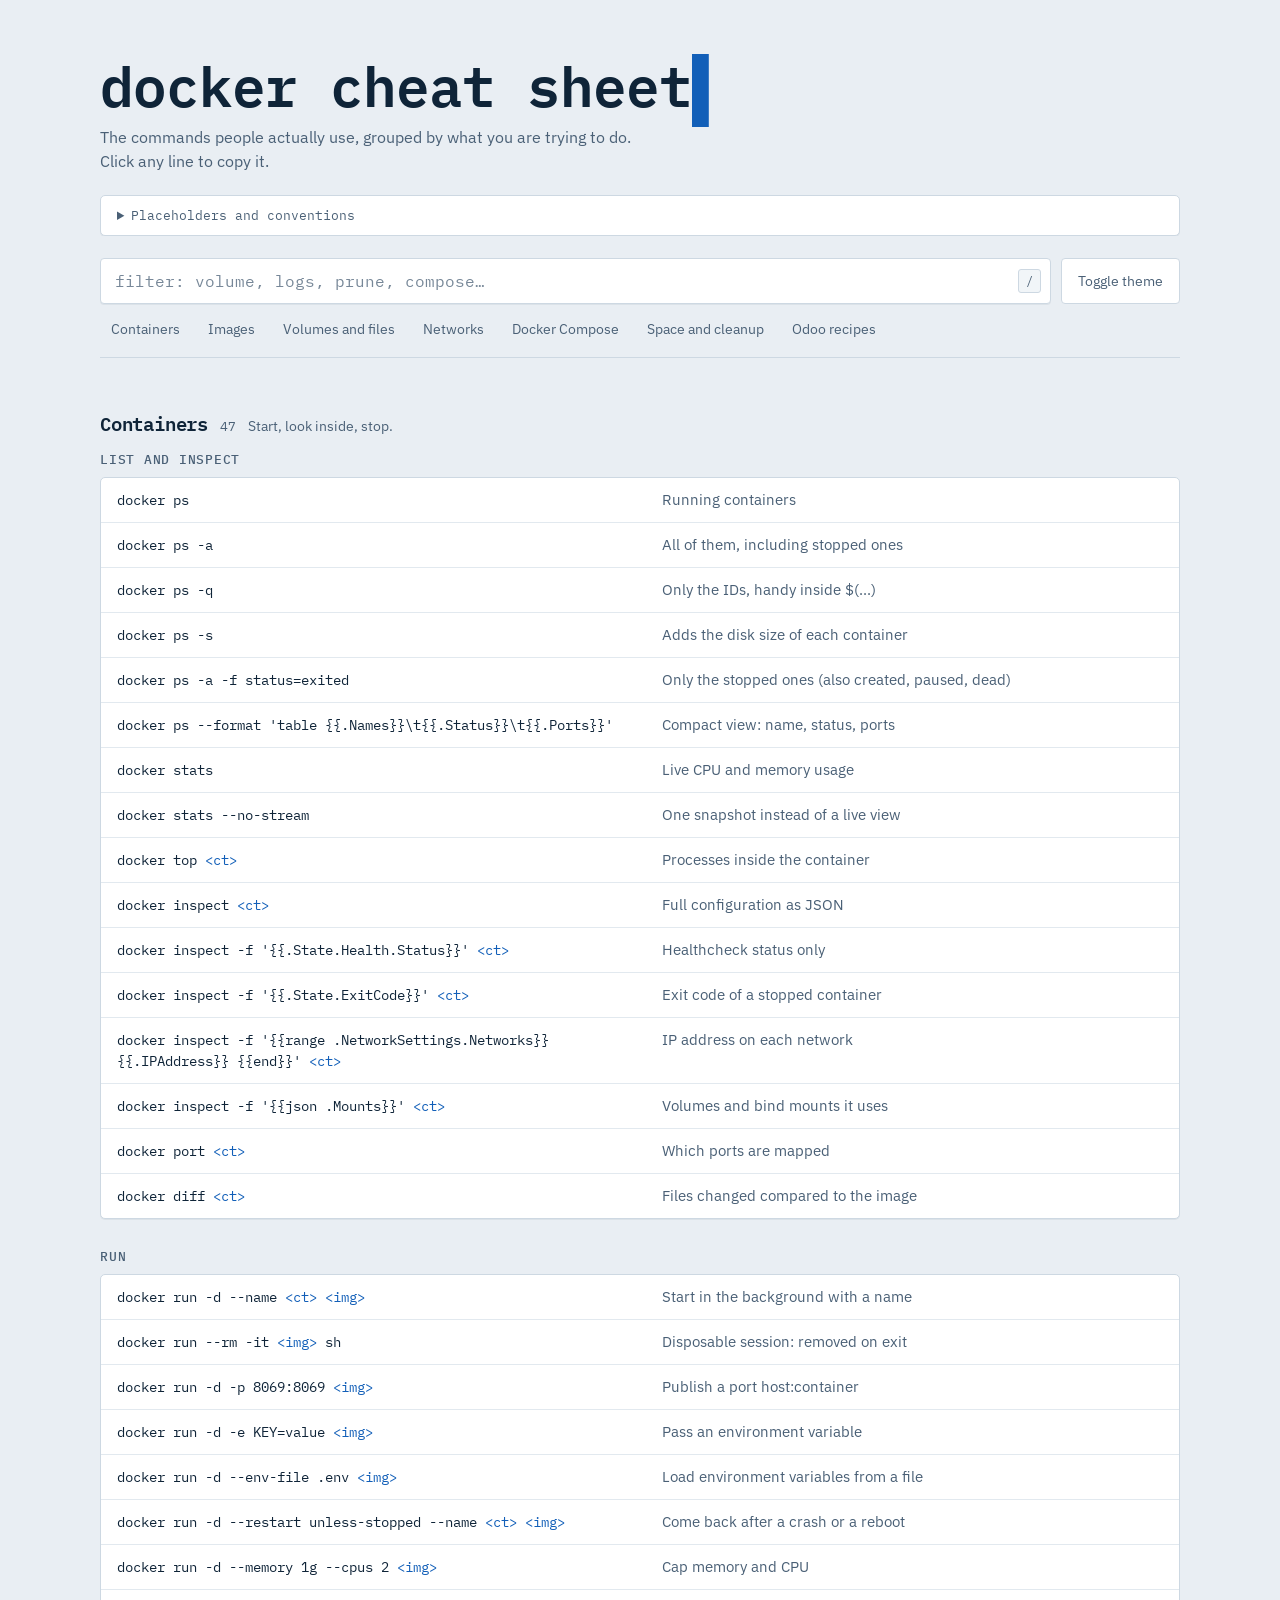
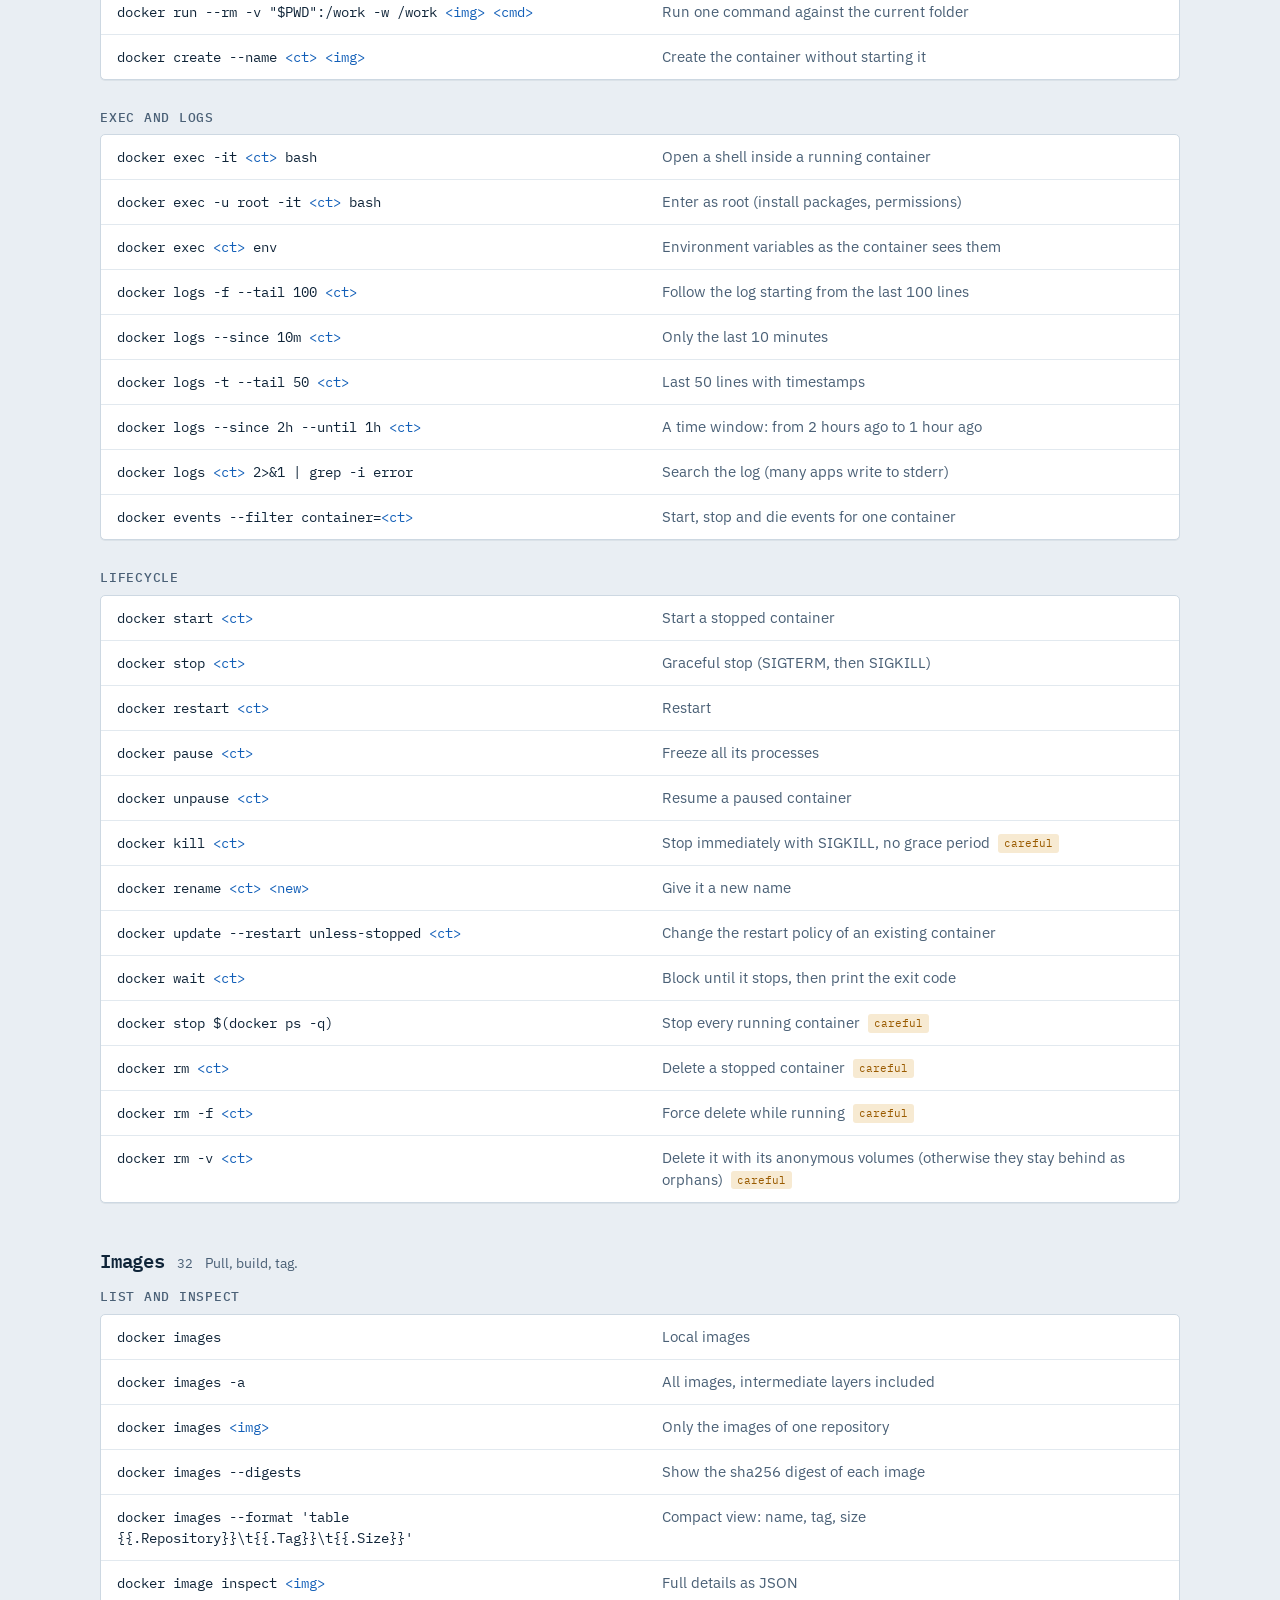
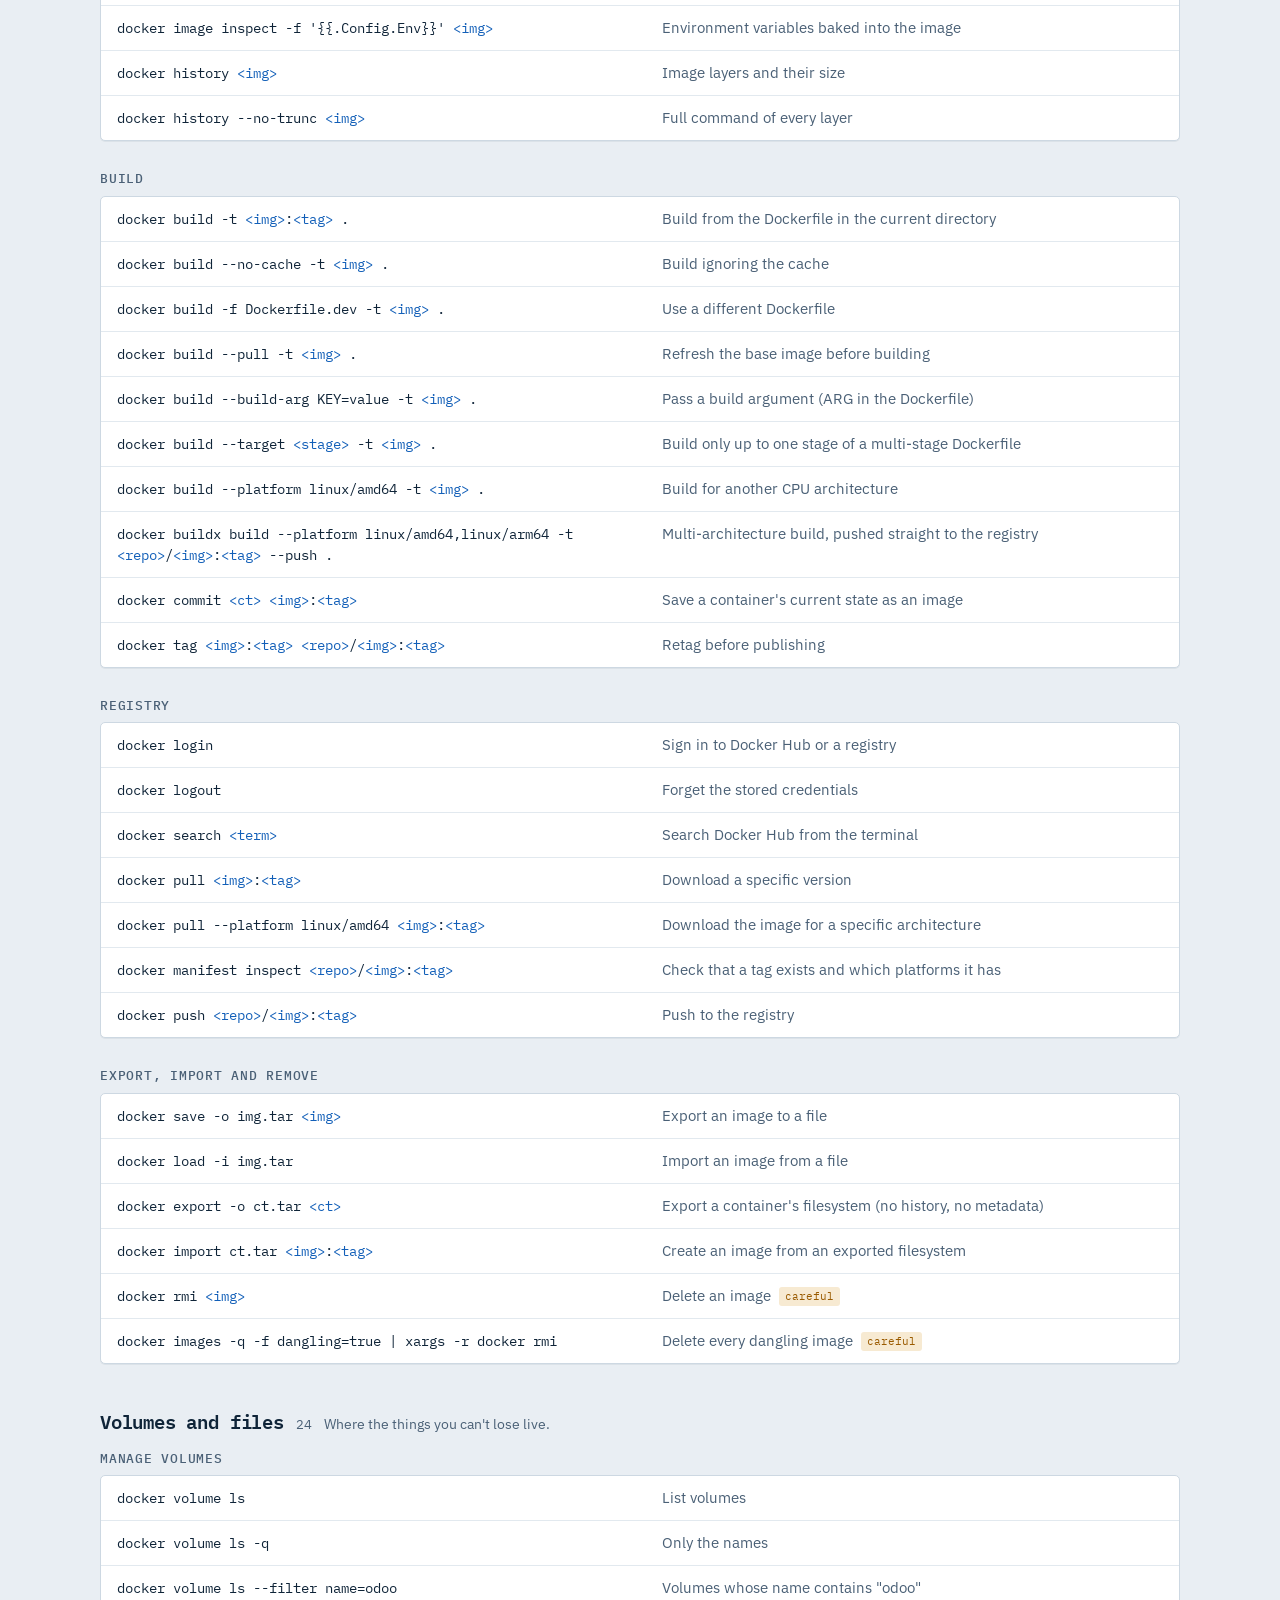
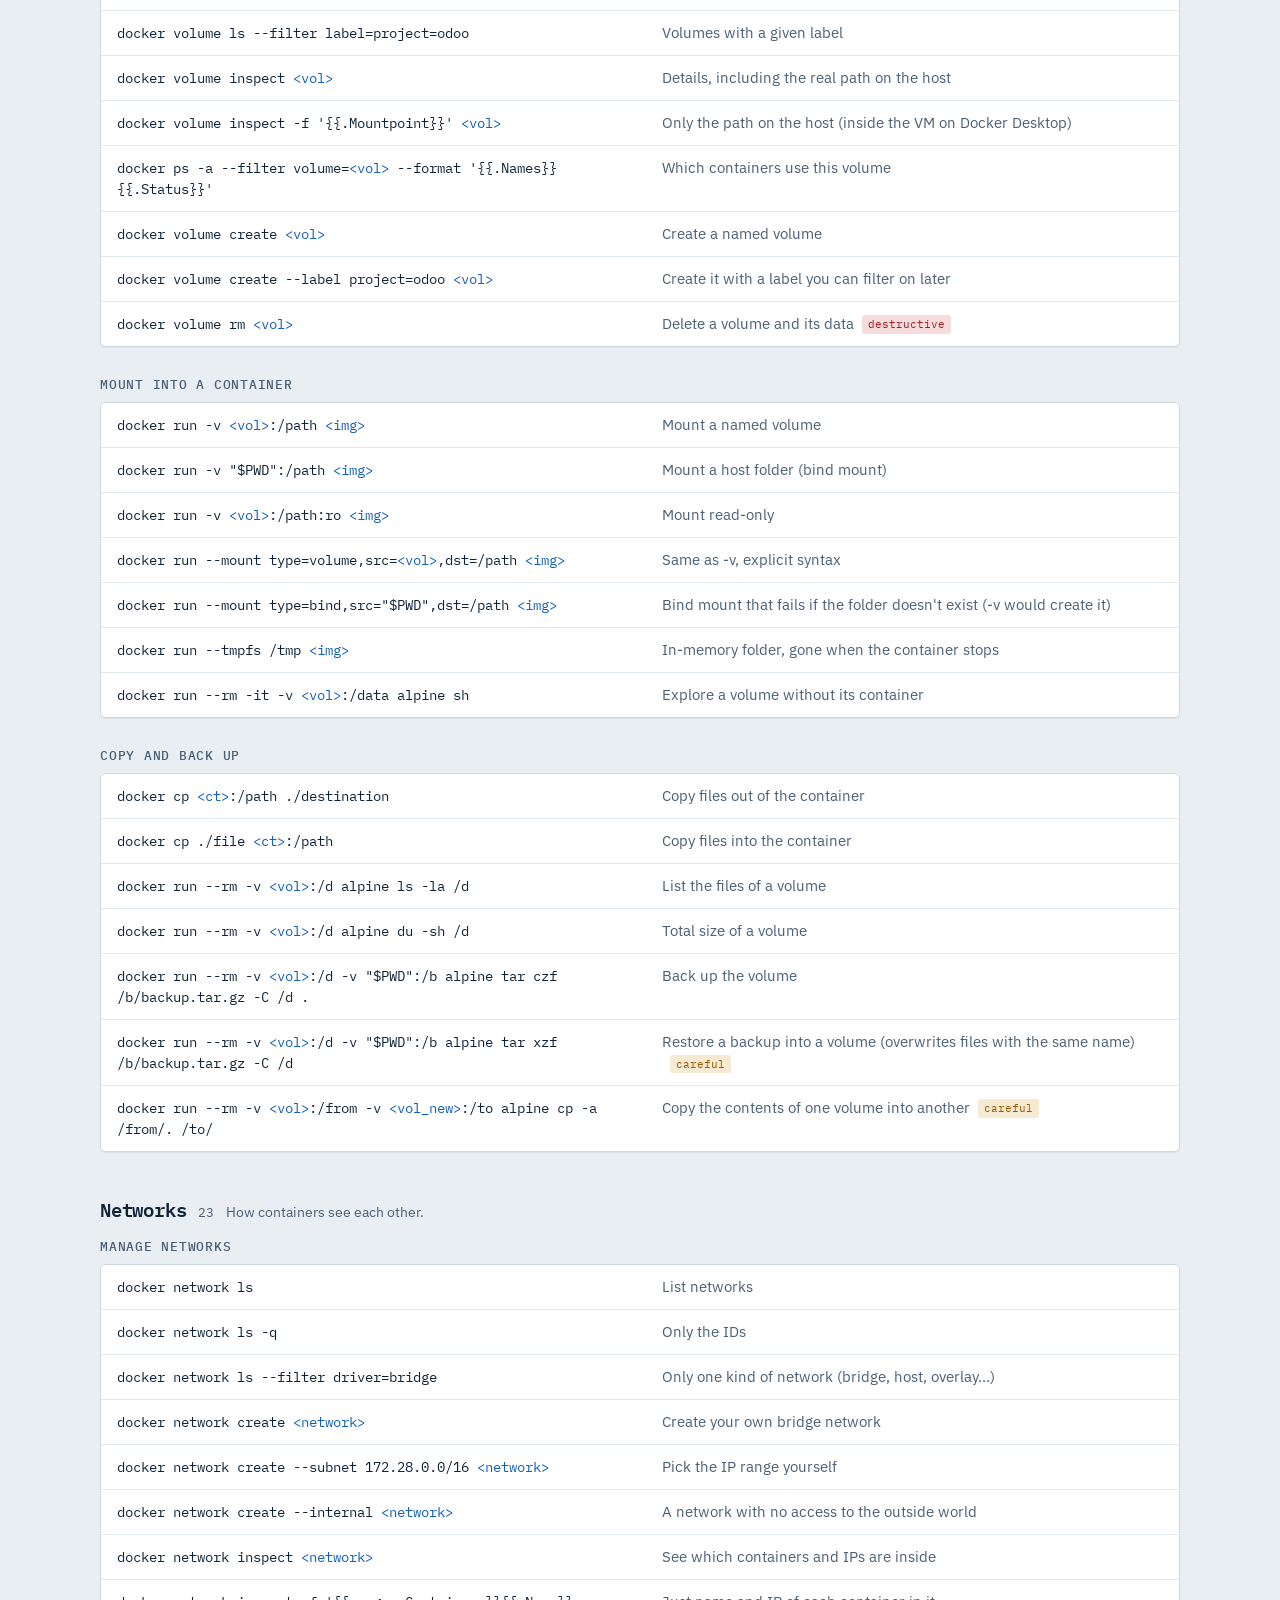
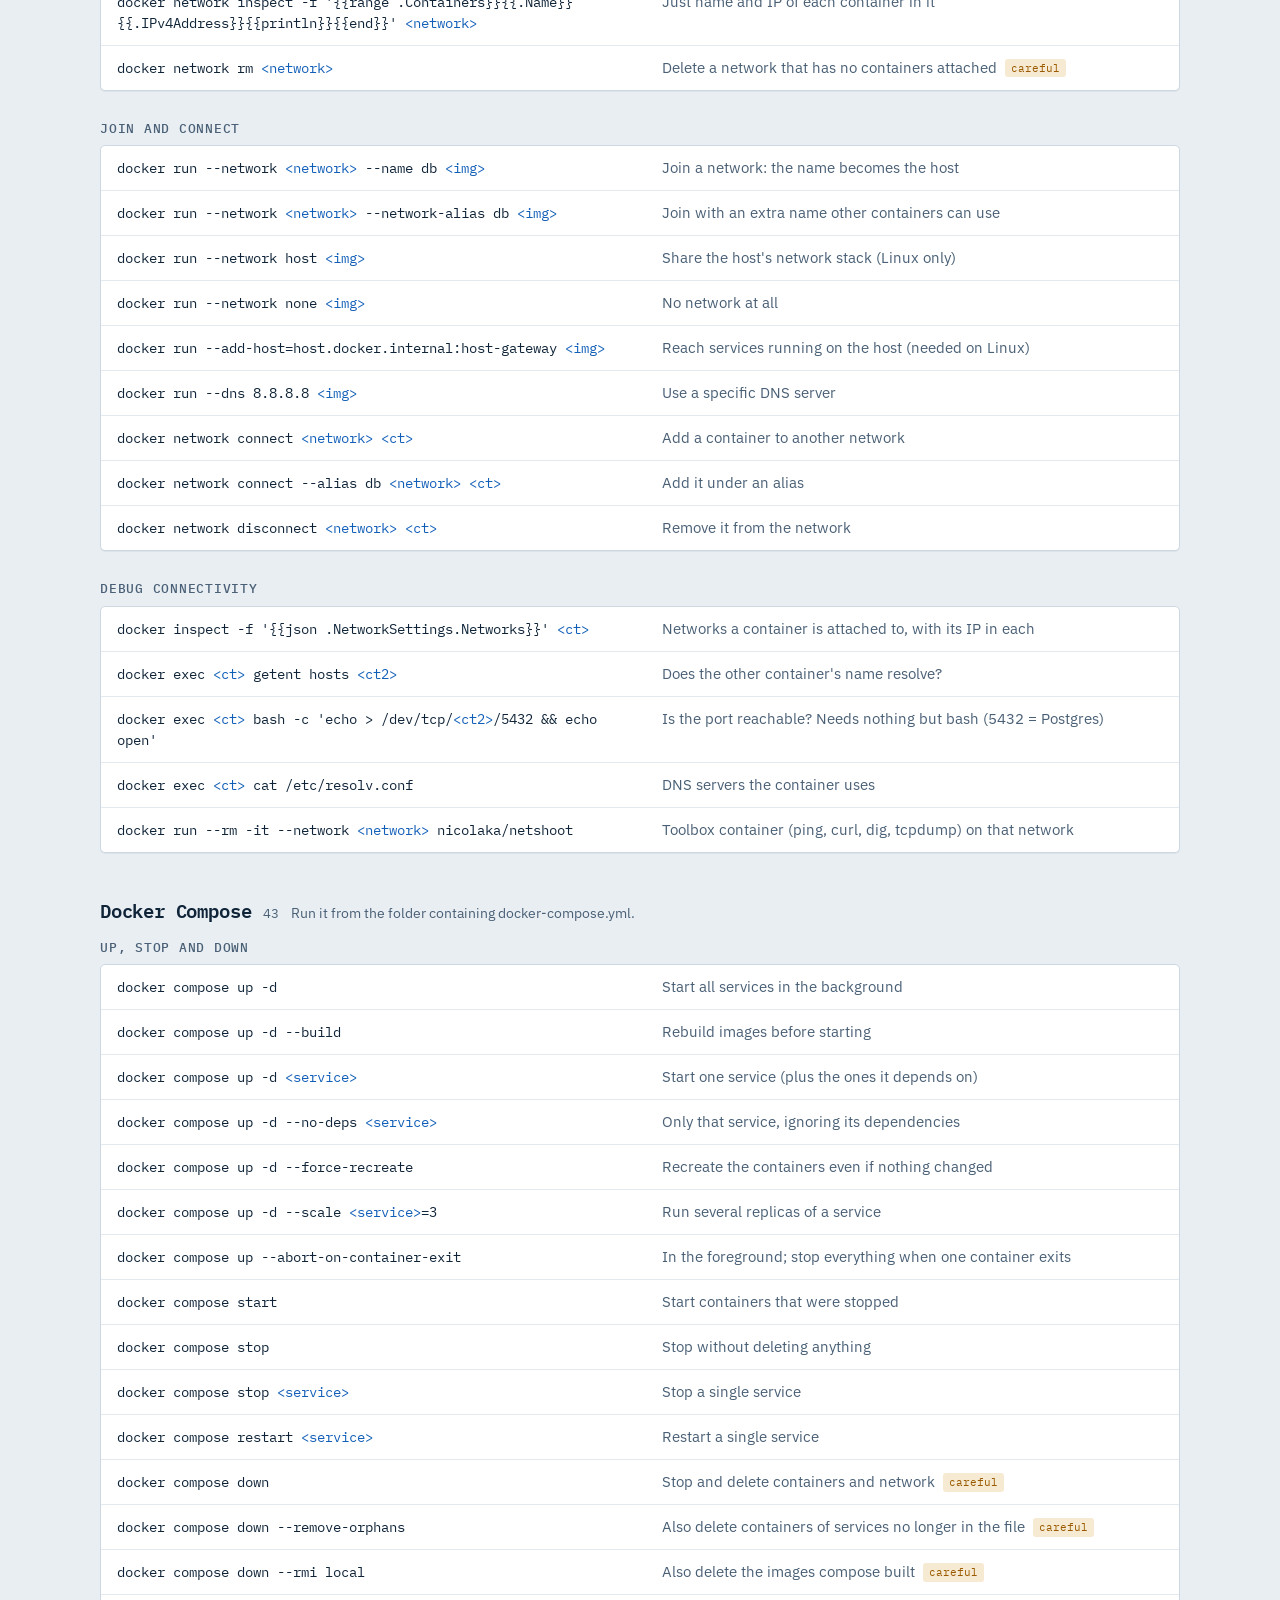
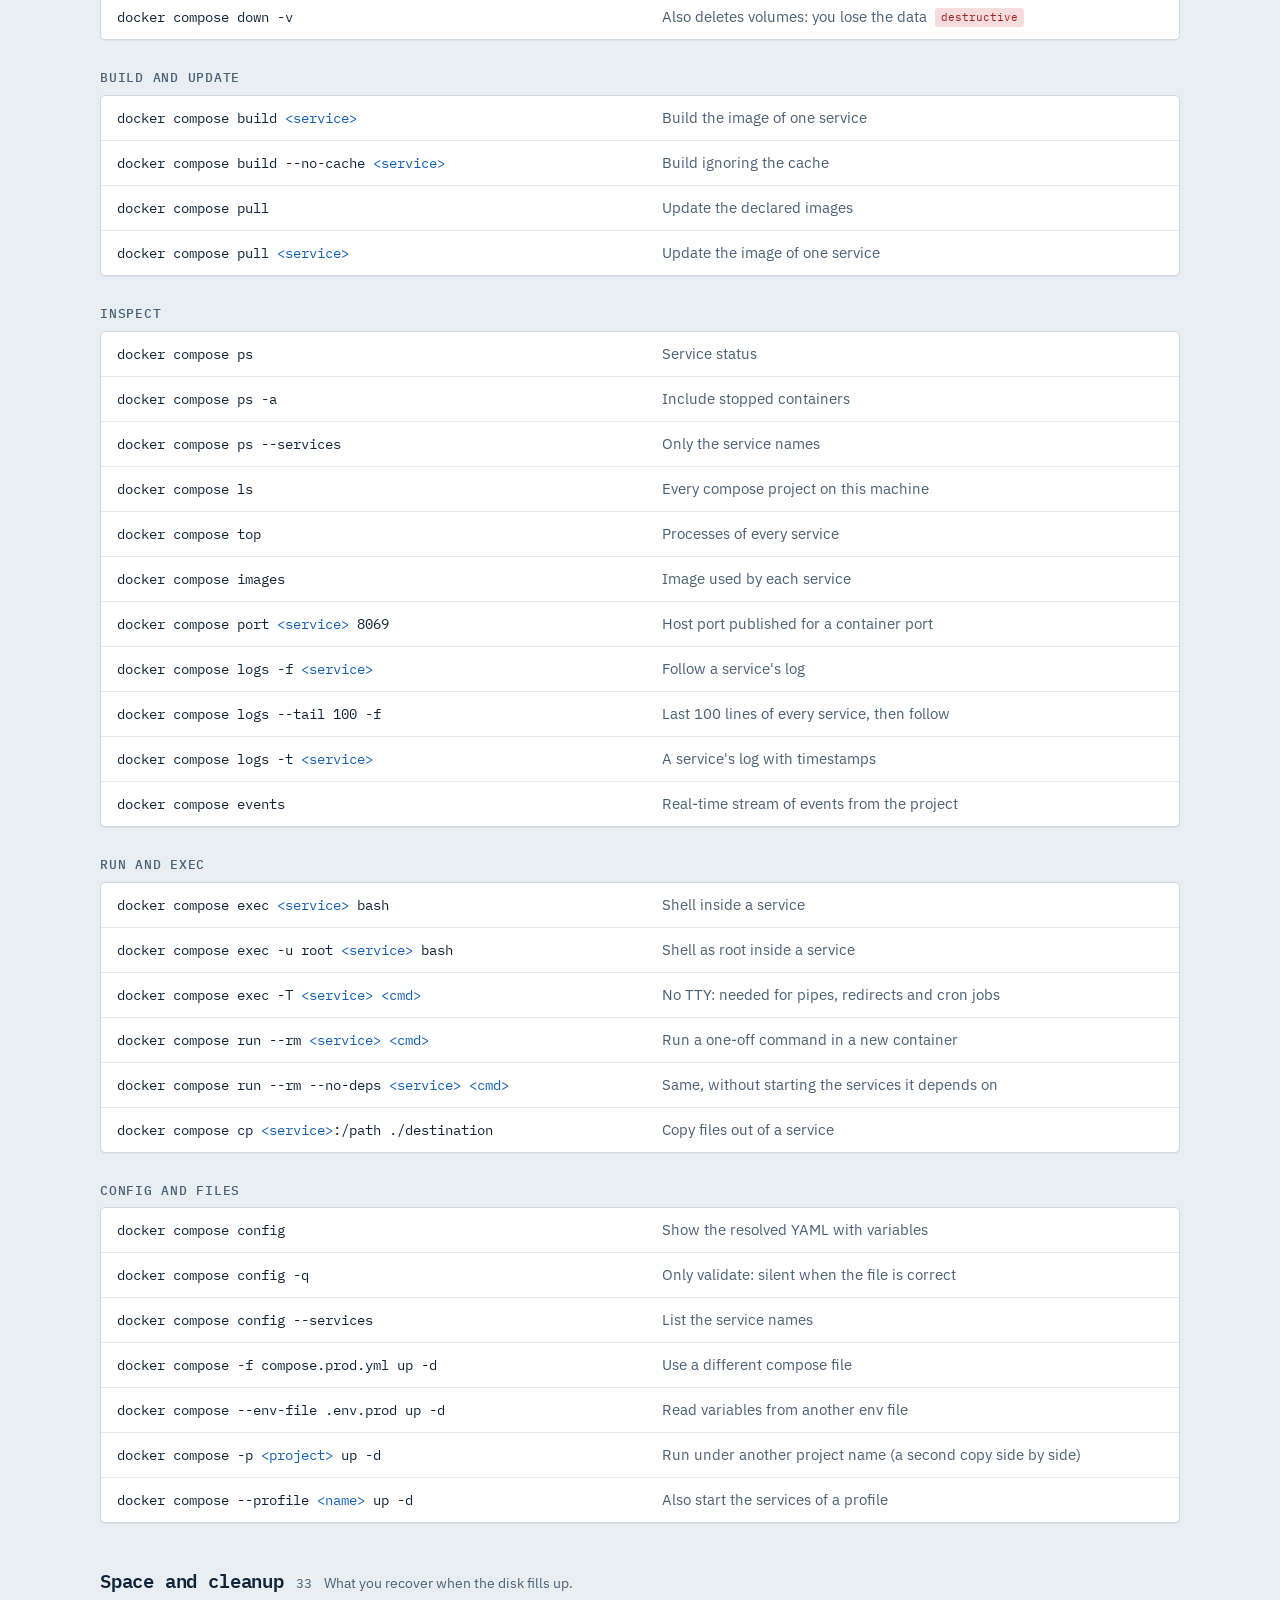
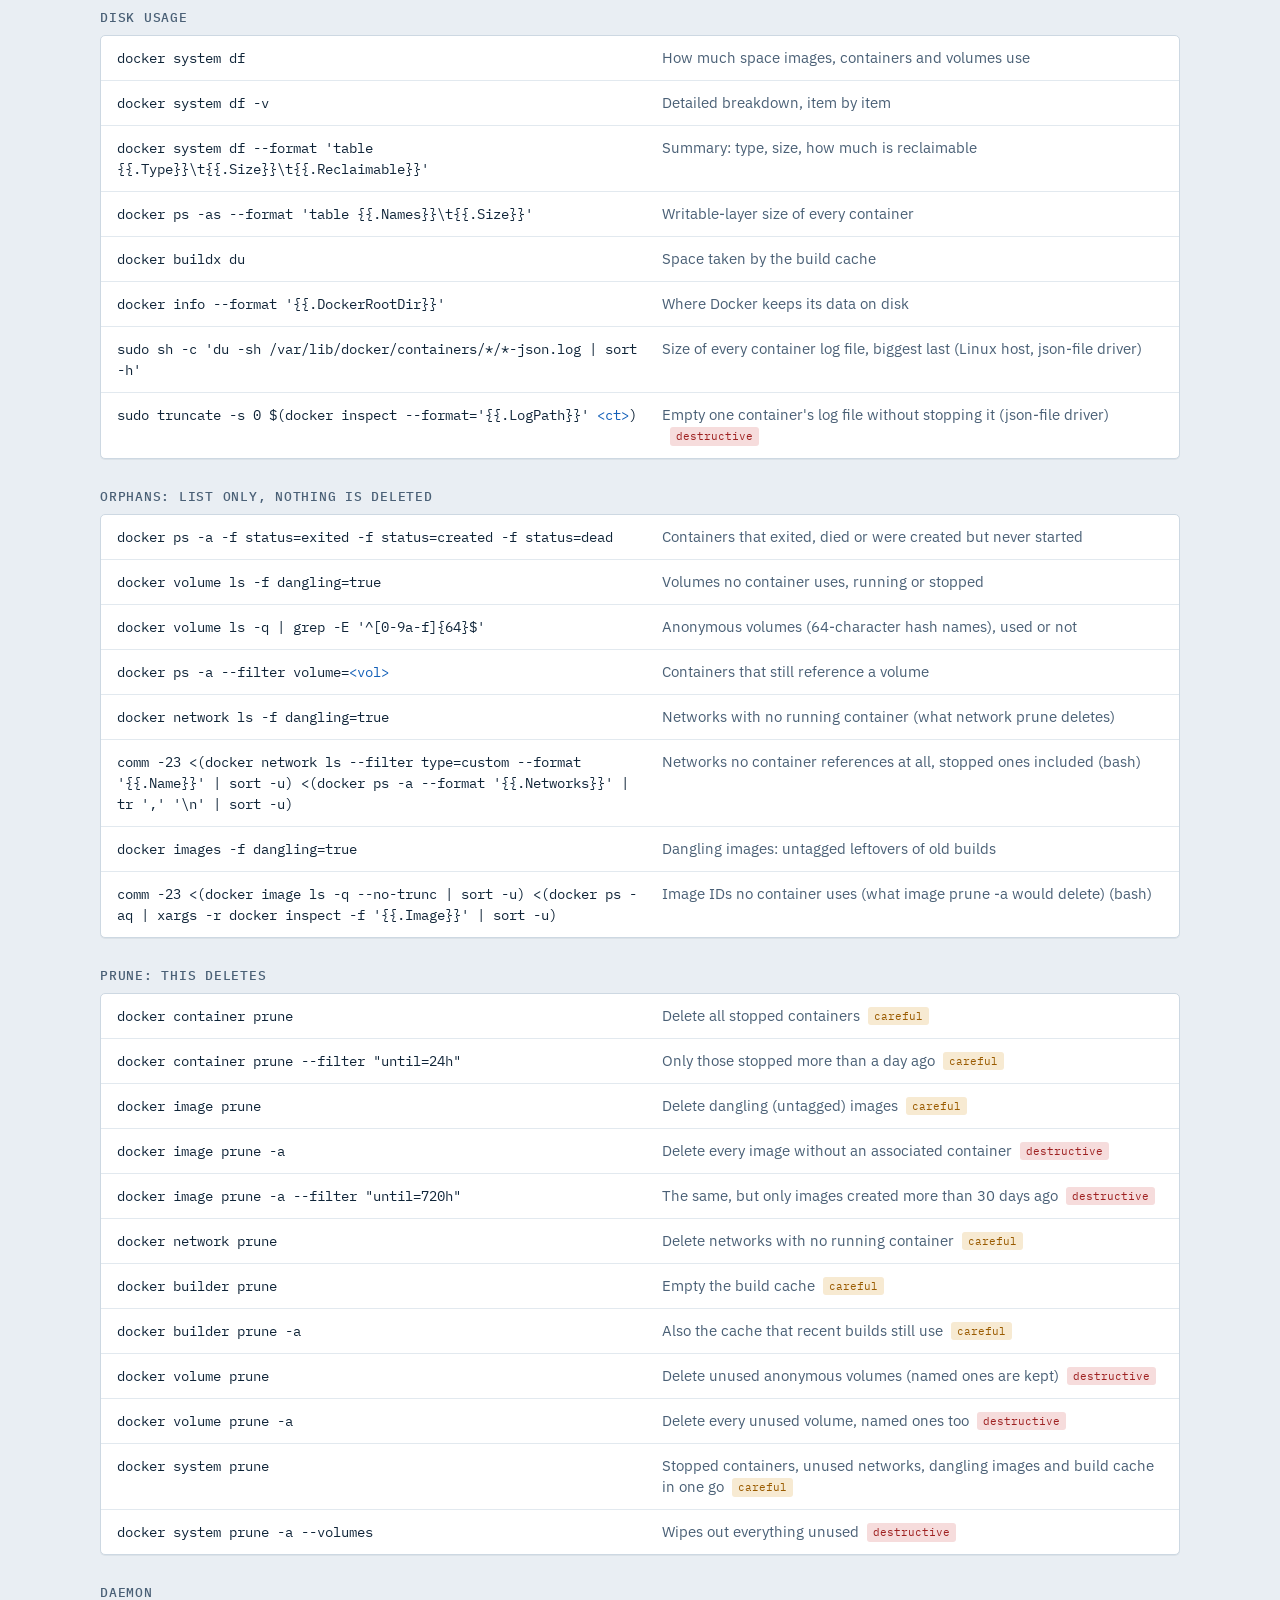
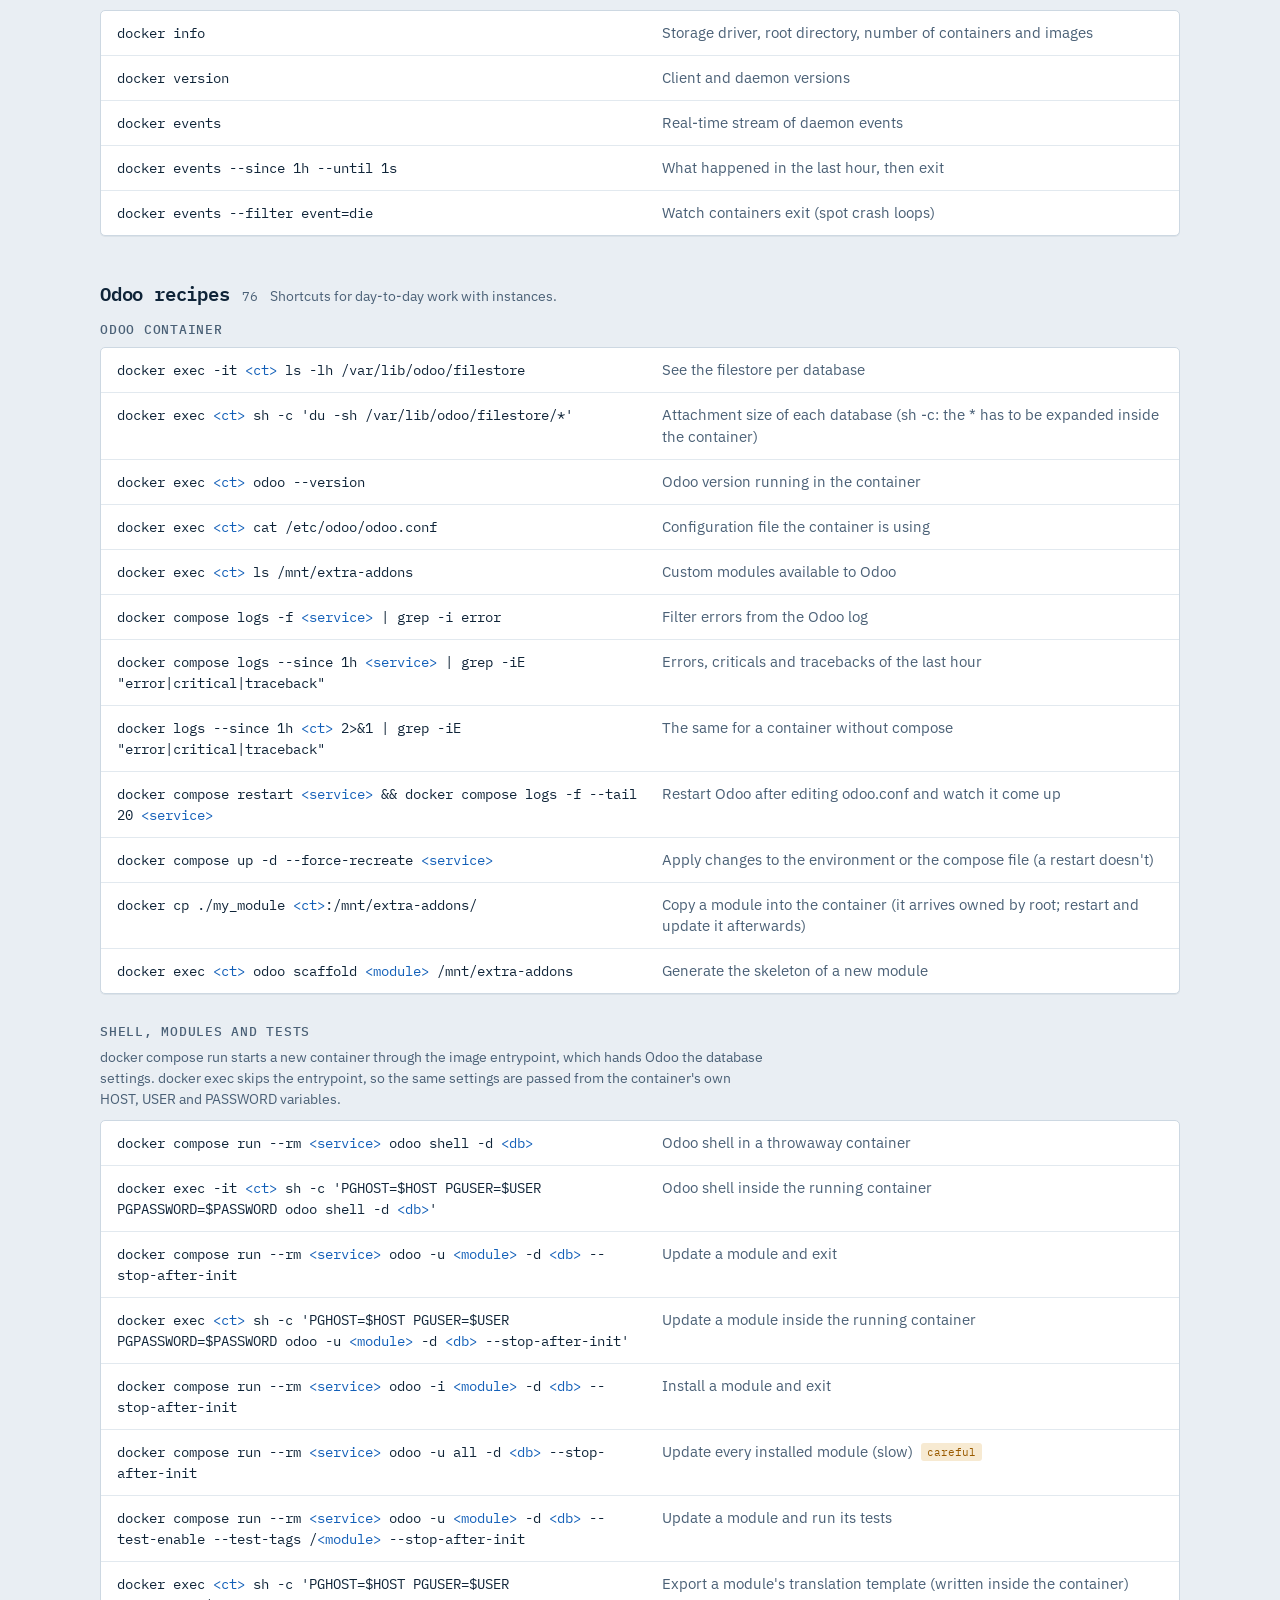
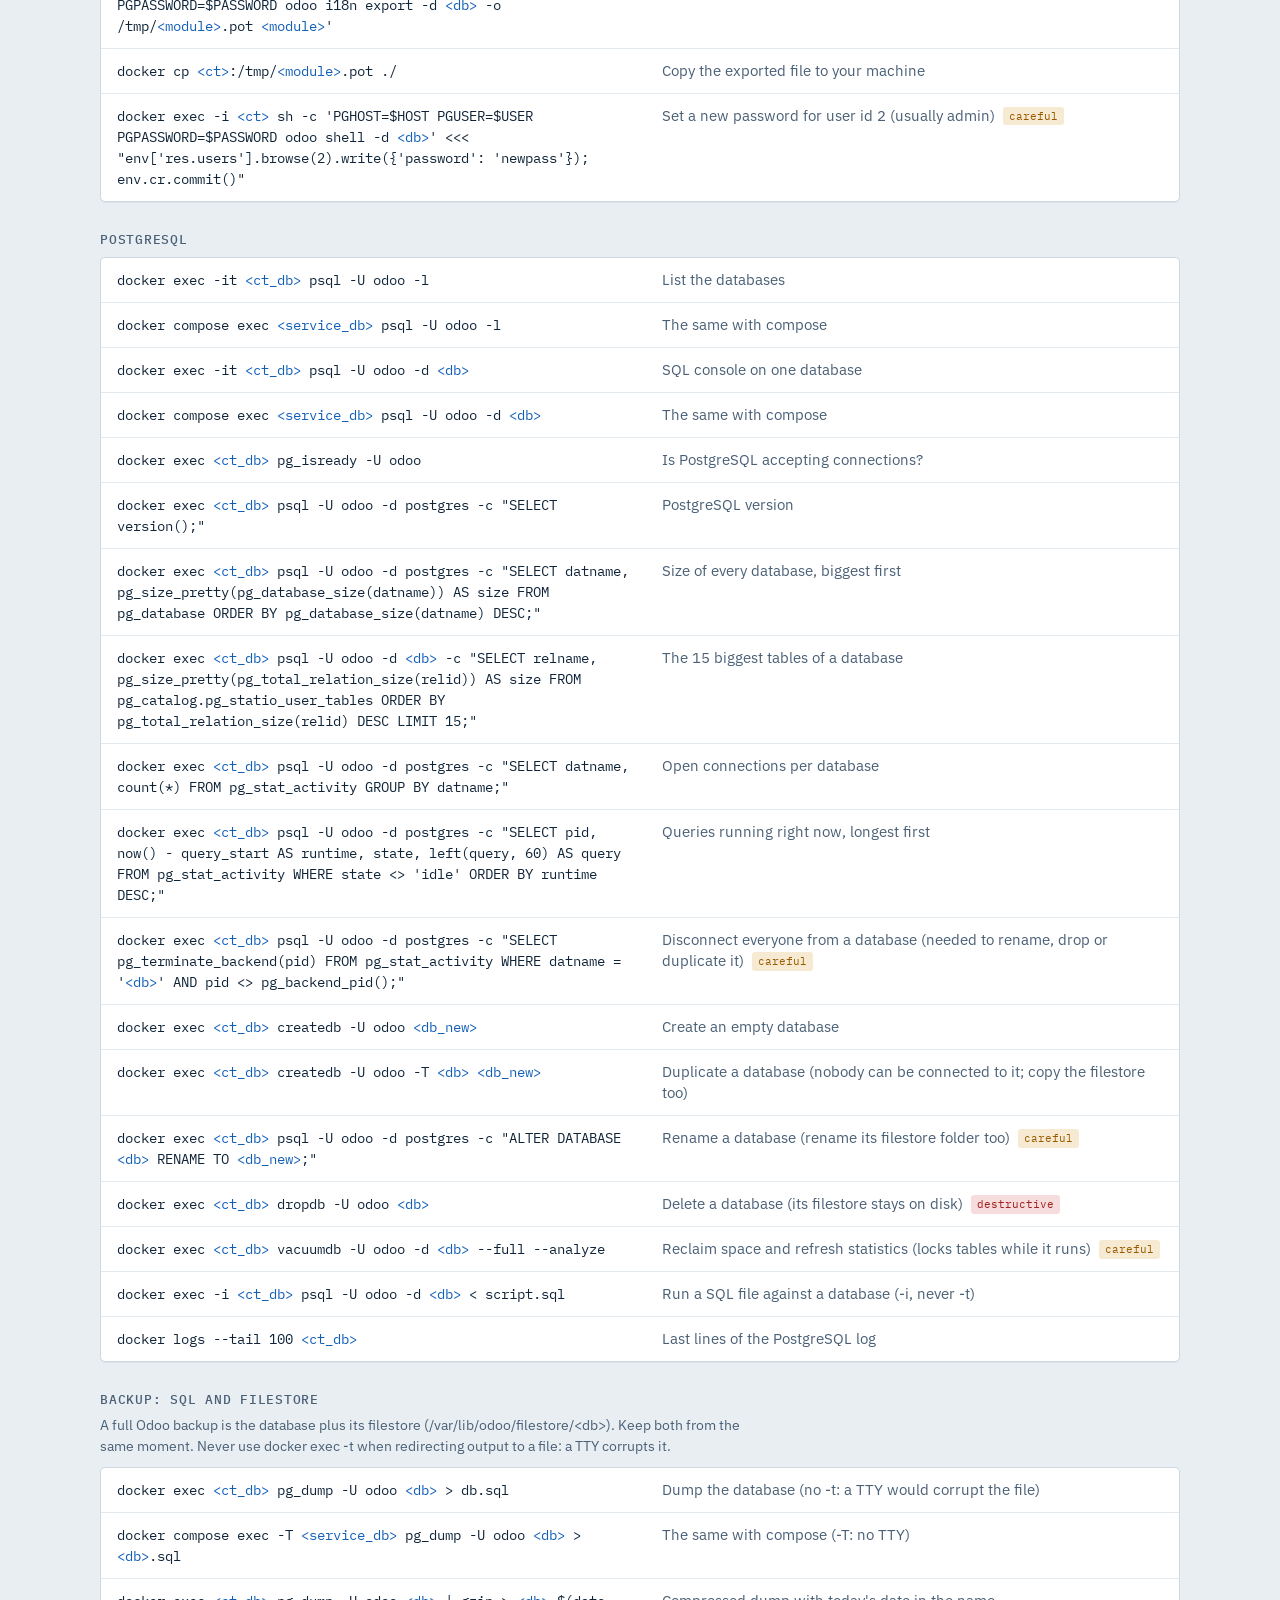
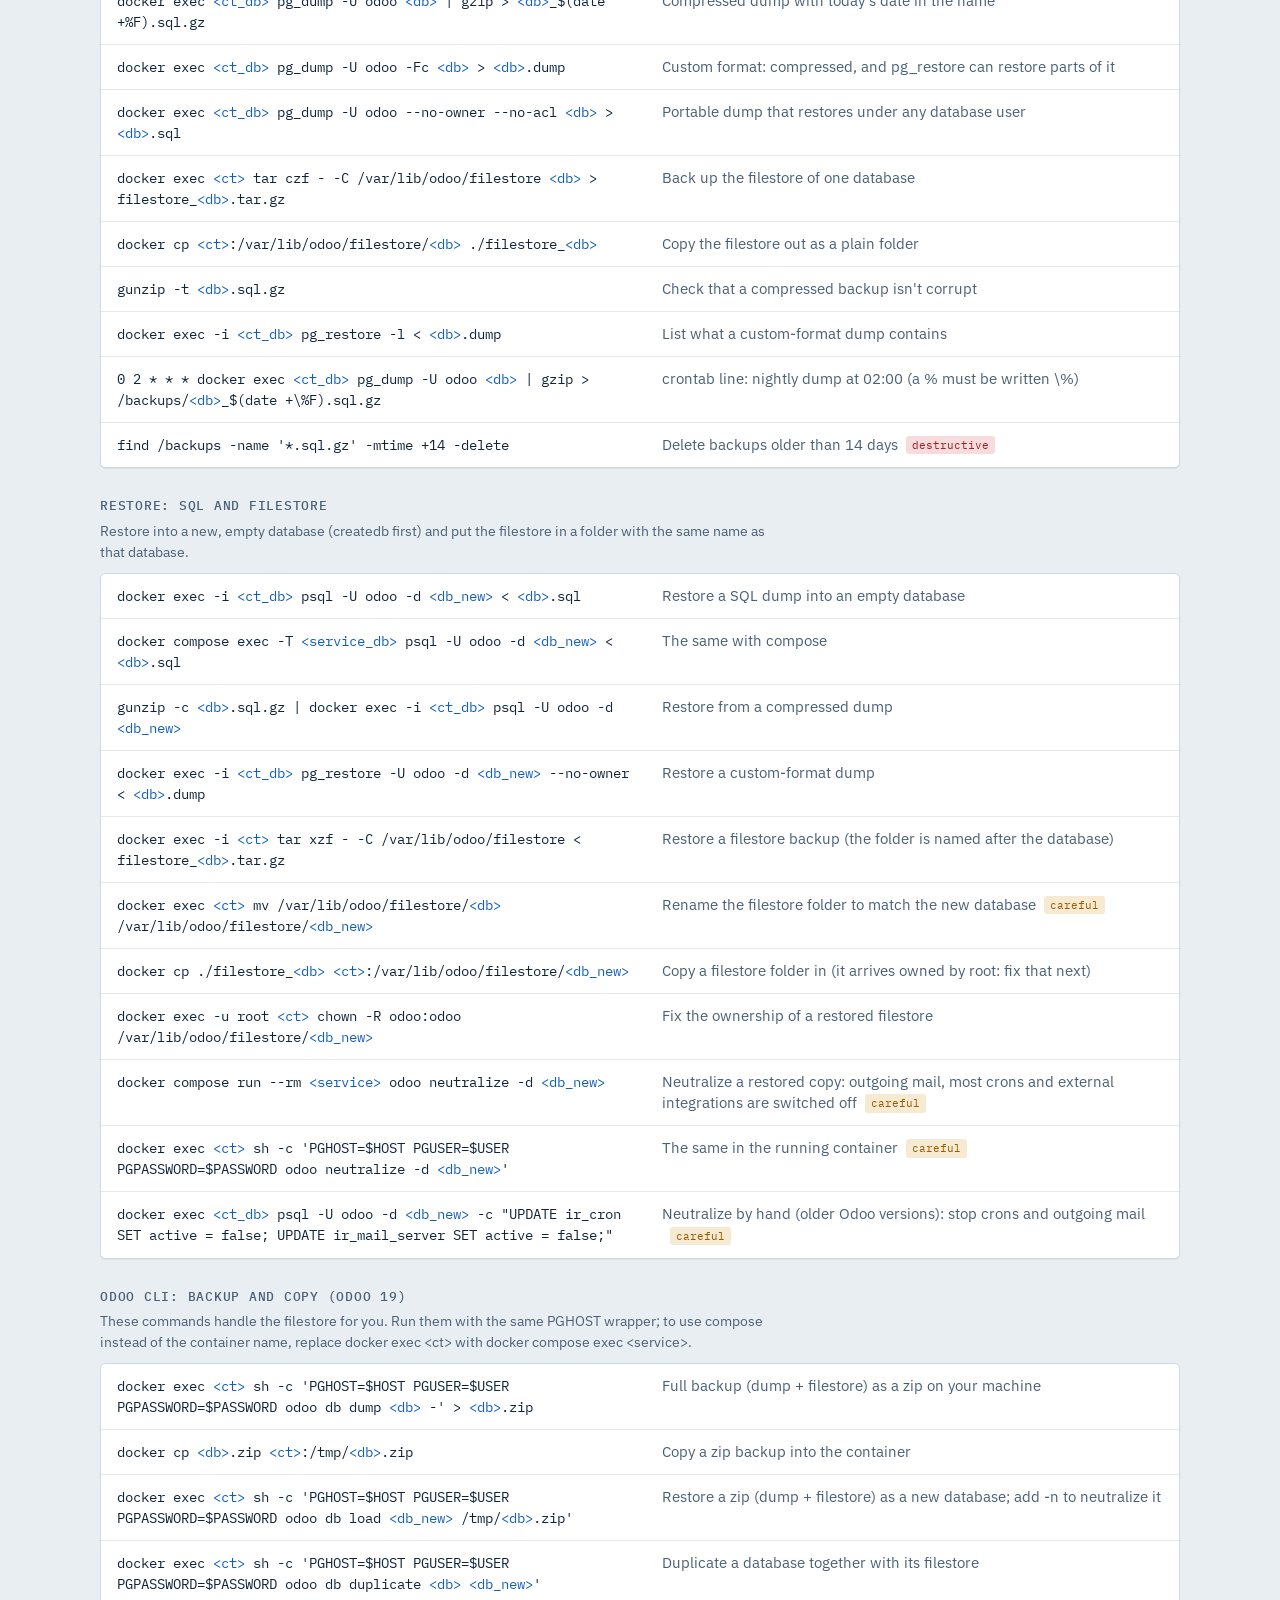
<file: index.html>
<!DOCTYPE html>
<html lang="en">
<head>
<meta charset="utf-8">
<meta name="viewport" content="width=device-width, initial-scale=1">
<meta name="author" content="ibrohack">
<link rel="author" href="https://github.com/ibrohack">
<link rel="license" href="LICENSE">
<title>Docker Cheat Sheet</title>
<link rel="icon" href="data:image/svg+xml,%3Csvg xmlns='http://www.w3.org/2000/svg' viewBox='0 0 32 32'%3E%3Crect width='32' height='32' rx='6' fill='%230f2438'/%3E%3Crect x='11' y='7' width='10' height='18' fill='%235fa8f5'/%3E%3C/svg%3E">
<link rel="preconnect" href="https://fonts.googleapis.com">
<link rel="preconnect" href="https://fonts.gstatic.com" crossorigin>
<link href="https://fonts.googleapis.com/css2?family=IBM+Plex+Mono:wght@400;500;600&family=IBM+Plex+Sans:wght@400;500;600&display=swap" rel="stylesheet">
<link rel="stylesheet" href="css/style.css">
</head>
<body>

<div class="wrap">
<header>
  <h1 class="title">docker cheat sheet<span class="caret">▌</span></h1>
  <p class="tagline">The commands people actually use, grouped by what you are trying to do. Click any line to copy it.</p>

  <details class="legend-box">
    <summary>Placeholders and conventions</summary>
    <div class="legend-body">
      <p>Replace the highlighted placeholders before you run a command:</p>
      <ul class="legend">
        <li><code>&lt;ct&gt;</code> container name or ID</li>
        <li><code>&lt;ct2&gt;</code> a second container</li>
        <li><code>&lt;ct_db&gt;</code> the PostgreSQL container</li>
        <li><code>&lt;img&gt;</code> image</li>
        <li><code>&lt;tag&gt;</code> image tag, such as <code>19.0</code></li>
        <li><code>&lt;repo&gt;</code> registry or user prefix</li>
        <li><code>&lt;stage&gt;</code> stage name in a Dockerfile</li>
        <li><code>&lt;vol&gt;</code> volume</li>
        <li><code>&lt;vol_new&gt;</code> a second, new volume</li>
        <li><code>&lt;network&gt;</code> network</li>
        <li><code>&lt;service&gt;</code> compose service (Odoo)</li>
        <li><code>&lt;service_db&gt;</code> compose service (PostgreSQL)</li>
        <li><code>&lt;project&gt;</code> compose project name</li>
        <li><code>&lt;name&gt;</code> compose profile name</li>
        <li><code>&lt;cmd&gt;</code> the command to run inside</li>
        <li><code>&lt;new&gt;</code> a new name</li>
        <li><code>&lt;term&gt;</code> a search term</li>
        <li><code>&lt;module&gt;</code> Odoo module (technical name)</li>
        <li><code>&lt;db&gt;</code> database name</li>
        <li><code>&lt;db_new&gt;</code> name of the new or target database</li>
        <li><code>&lt;master_pwd&gt;</code> Odoo master password (<code>admin_passwd</code>)</li>
      </ul>
      <p>Commands are written for a bash shell (Linux, macOS, or Git Bash and WSL on Windows).
      Almost every command accepts <code>--help</code>.</p>
    </div>
  </details>
</header>

<div class="controls">
  <div class="searchrow">
    <div class="field">
      <input id="q" type="search" autocomplete="off" spellcheck="false" placeholder="filter: volume, logs, prune, compose…" aria-label="Filter commands">
      <span class="slash">/</span>
    </div>
    <button class="themebtn" id="theme" type="button">Toggle theme</button>
  </div>
  <nav class="jumps" id="jumps" aria-label="Sections"></nav>
</div>

<main id="out"></main>
<div class="empty" id="empty" hidden>No results for <code id="qecho"></code></div>

<footer>
  <p>&copy; 2026 <a href="https://github.com/ibrohack">ibrohack</a> &middot; Released under the <a href="https://opensource.org/license/mit">MIT License</a>.</p>
</footer>
</div>

<button class="totop" id="totop" type="button" aria-label="Scroll back to top" hidden>&uarr;</button>

<!-- Data files first: their order is the section order on the page. app.js renders them. -->
<script src="js/data/containers.js" defer></script>
<script src="js/data/images.js" defer></script>
<script src="js/data/volumes.js" defer></script>
<script src="js/data/networks.js" defer></script>
<script src="js/data/compose.js" defer></script>
<script src="js/data/cleanup.js" defer></script>
<script src="js/data/odoo.js" defer></script>
<script src="js/app.js" defer></script>
</body>
</html>
</file>
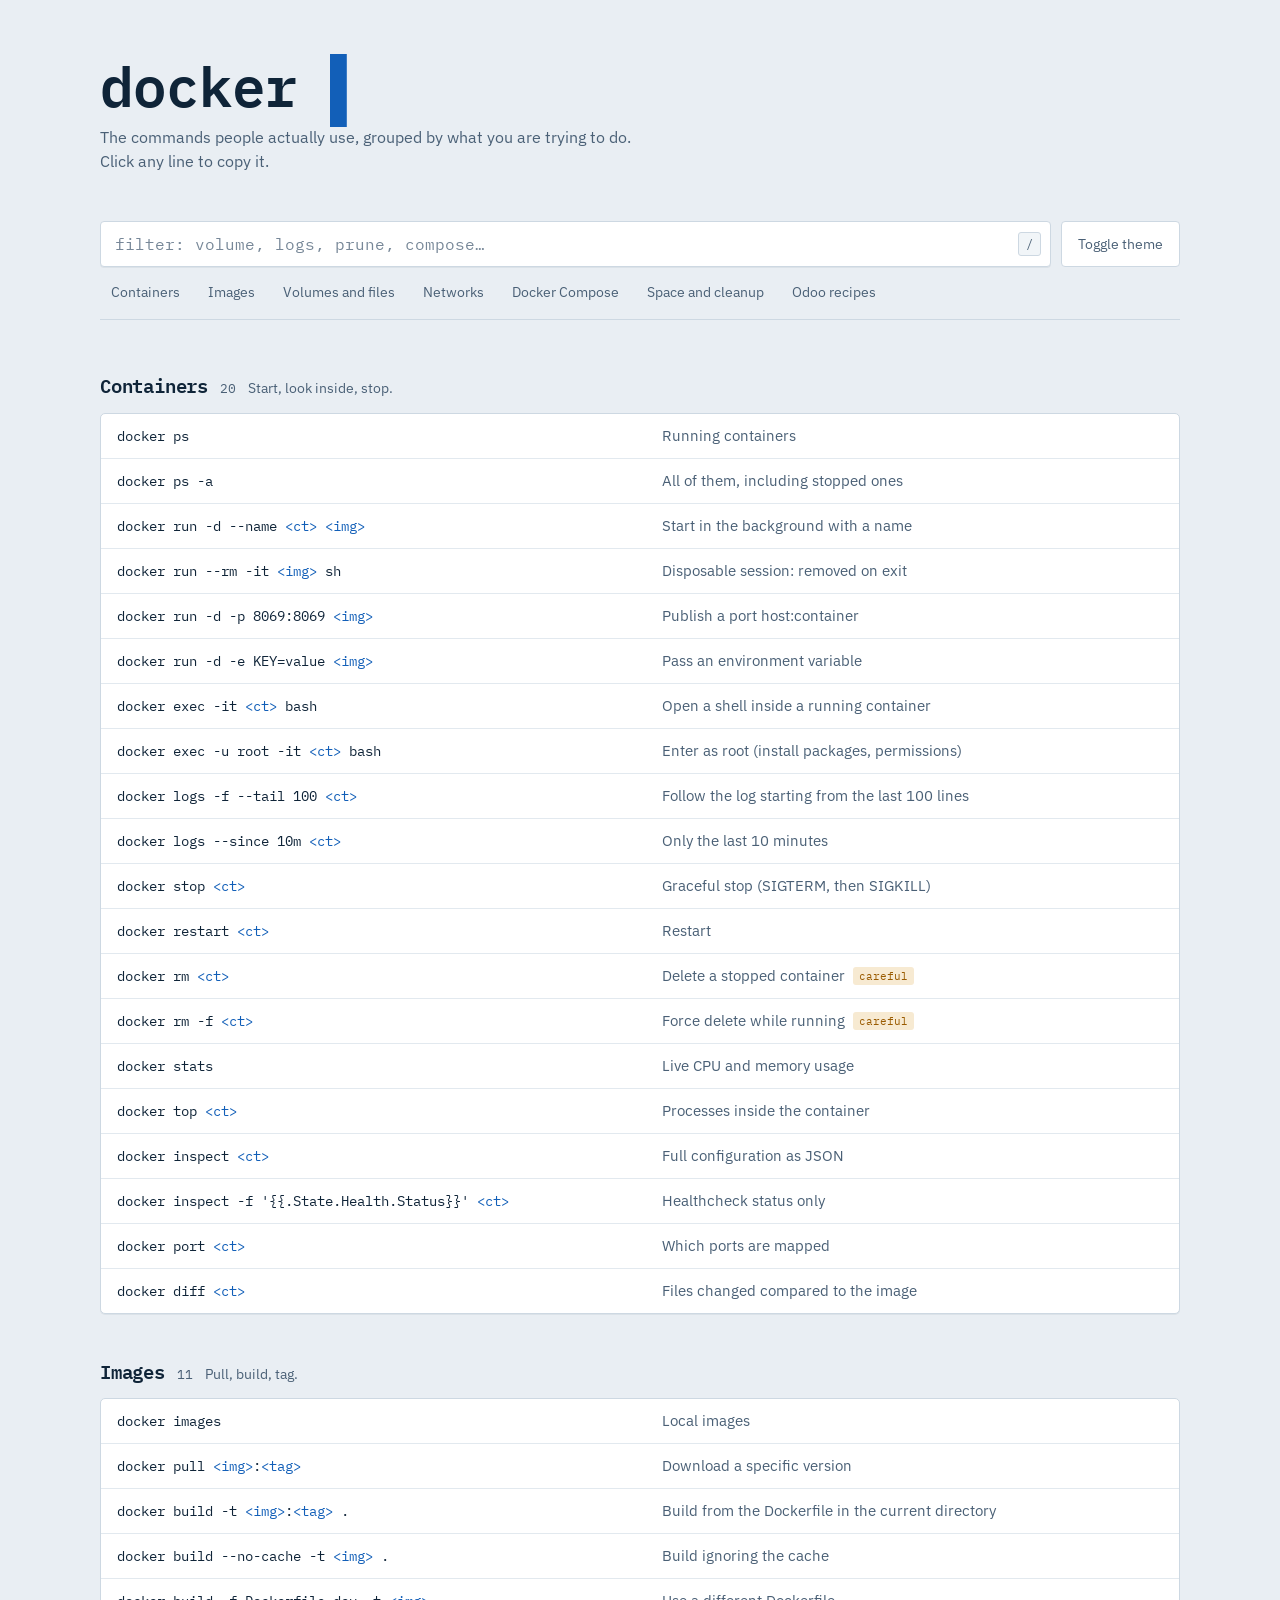
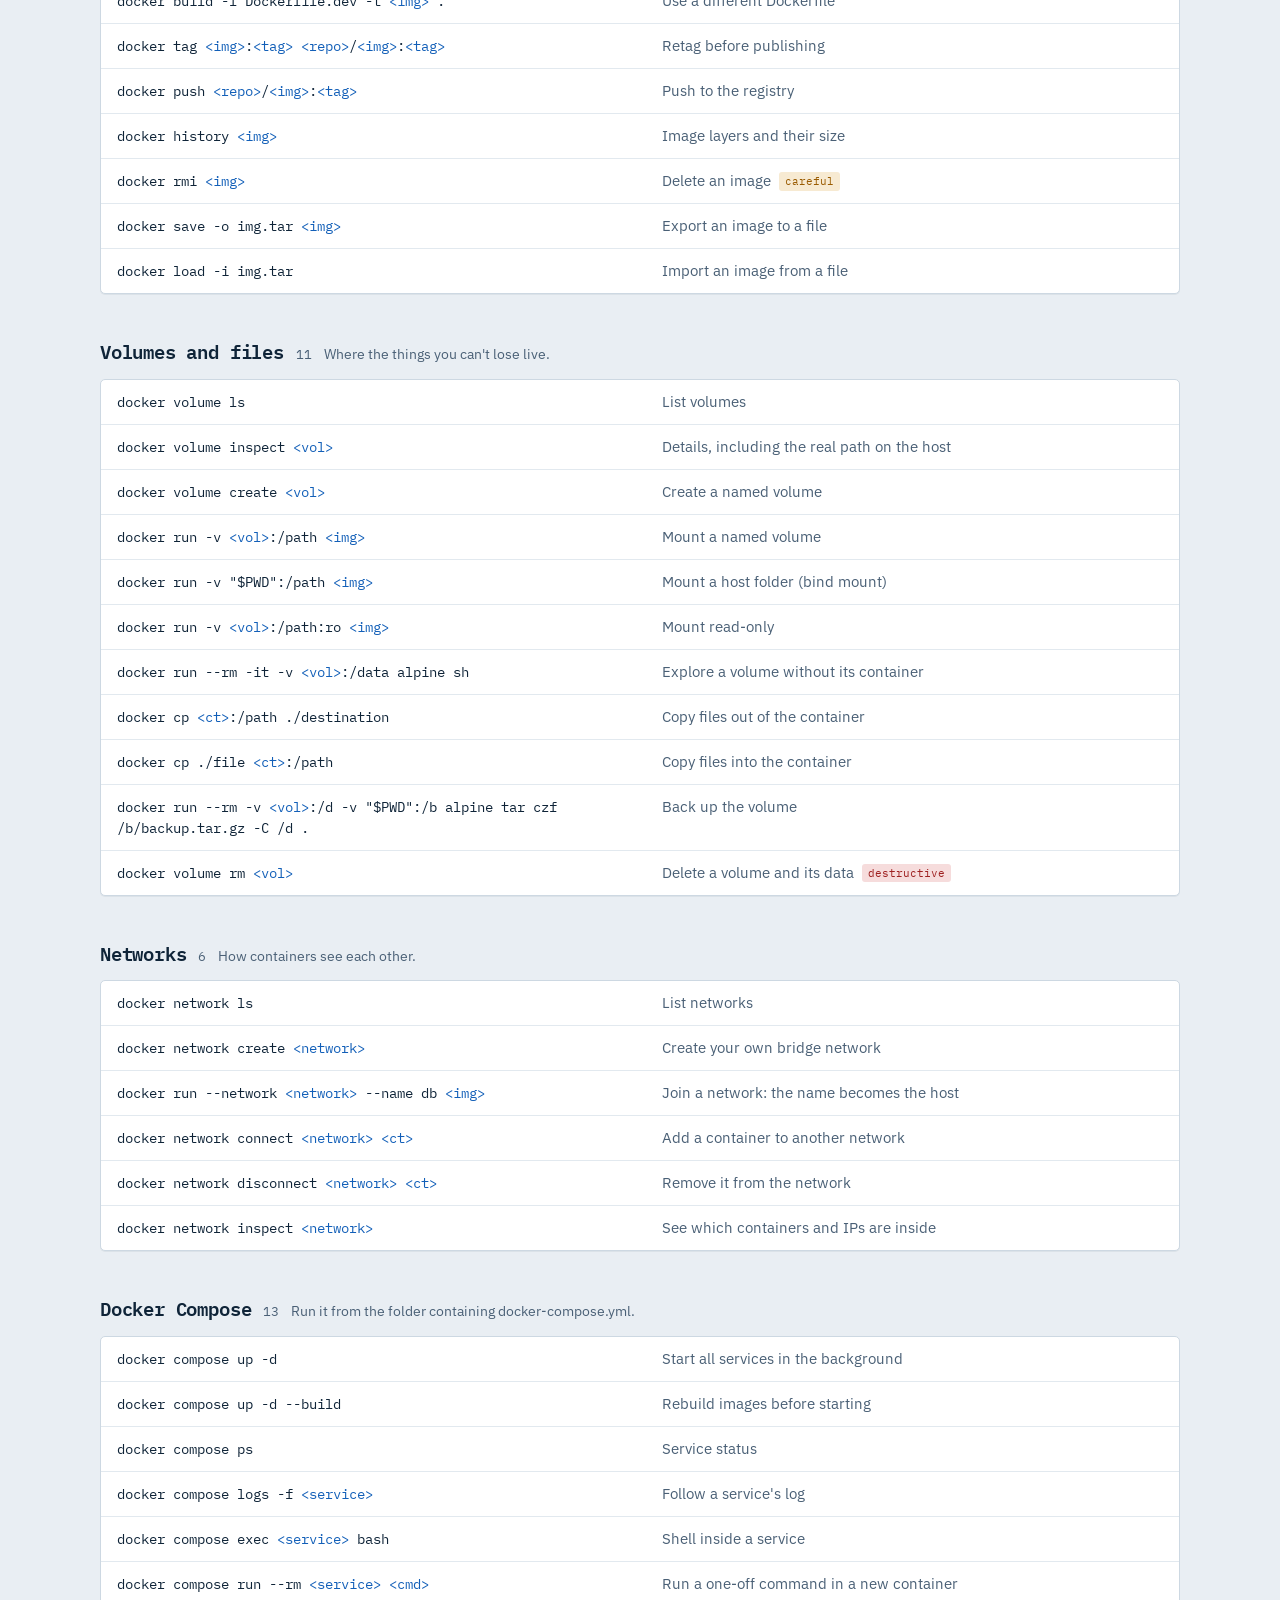
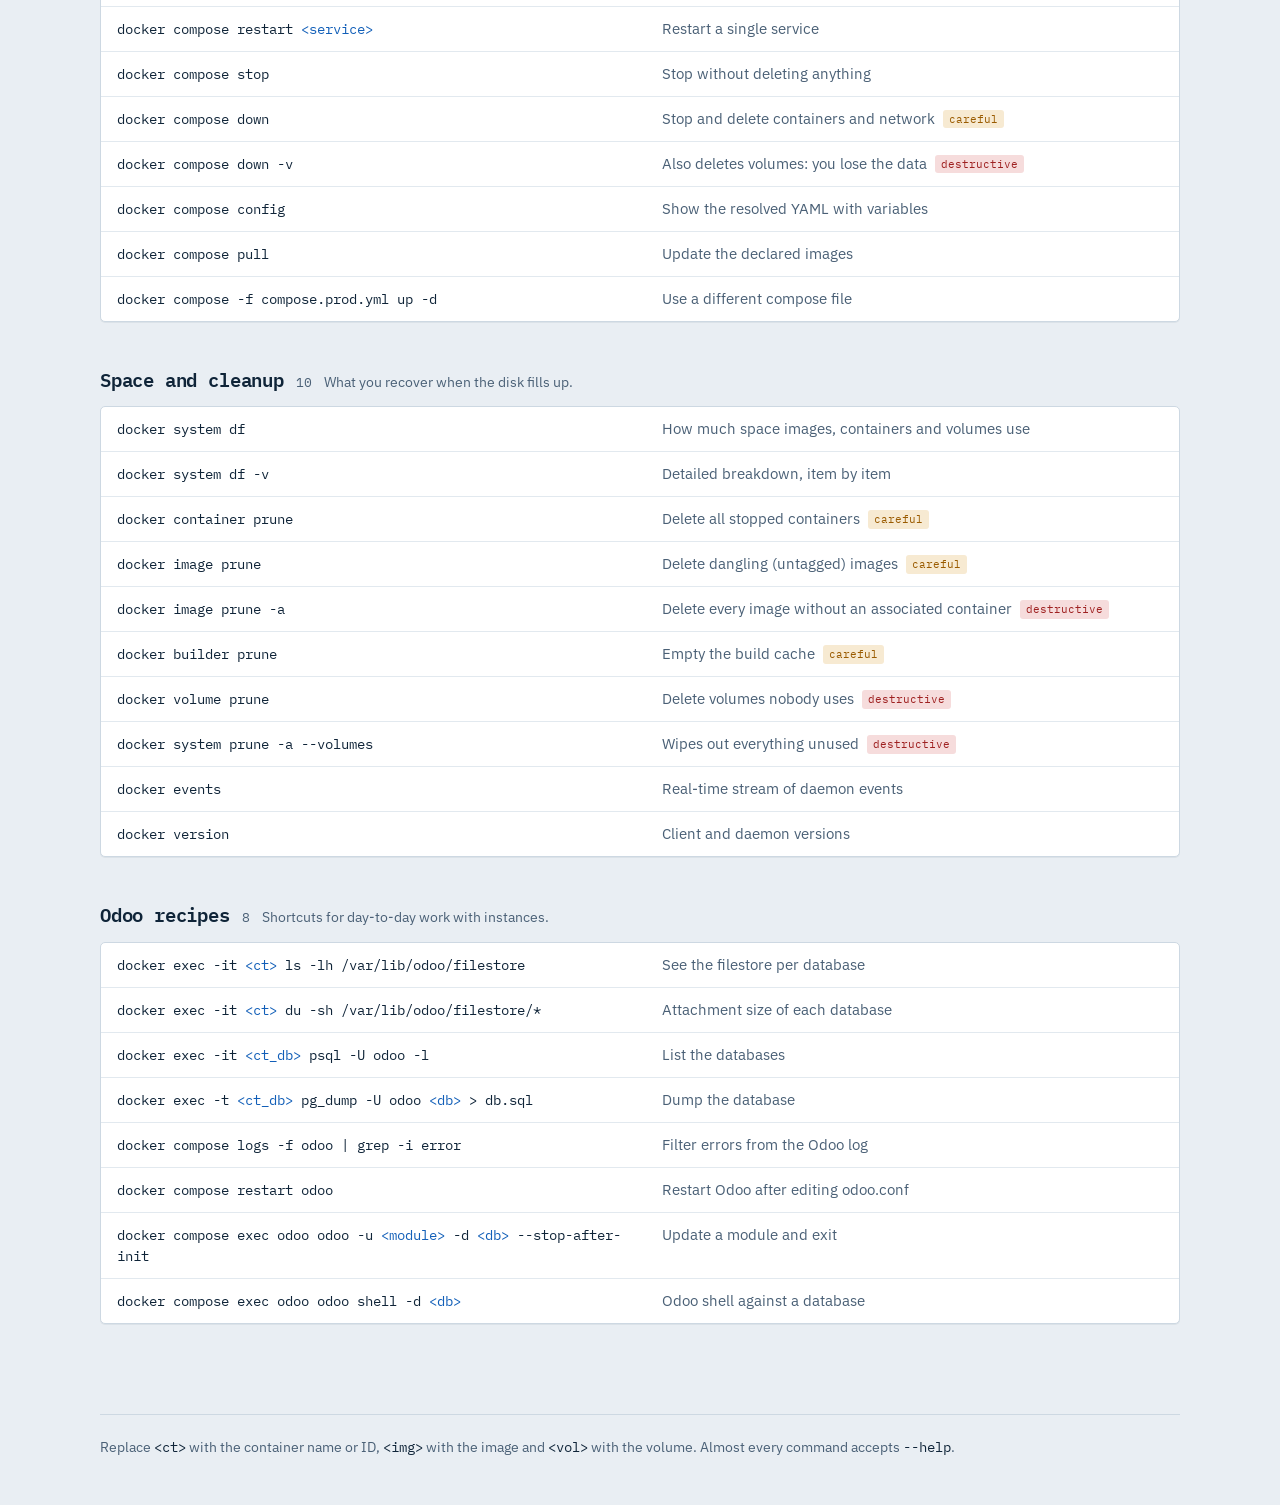
<file: docker_cheat_sheet.html>
<!DOCTYPE html>
<html lang="en">
<head>
<meta charset="utf-8">
<meta name="viewport" content="width=device-width, initial-scale=1">
<title>Docker Cheat Sheet</title>
<link rel="preconnect" href="https://fonts.googleapis.com">
<link rel="preconnect" href="https://fonts.gstatic.com" crossorigin>
<link href="https://fonts.googleapis.com/css2?family=IBM+Plex+Mono:wght@400;500;600&family=IBM+Plex+Sans:wght@400;500;600&display=swap" rel="stylesheet">
<style>
:root{
  --paper:#e9eef3;
  --panel:#ffffff;
  --ink:#0f2438;
  --ink-soft:#4a6076;
  --rule:#cdd8e2;
  --rule-soft:#e2e9ef;
  --signal:#125fb8;
  --caution:#9a5b00;
  --caution-bg:#f7ead2;
  --danger:#9e2020;
  --danger-bg:#f6dcdc;
  --code-bg:#f1f5f8;
  --shadow:0 1px 0 rgba(15,36,56,.06);
}
@media (prefers-color-scheme: dark){
  :root:not([data-theme="light"]){
    --paper:#0c1620;
    --panel:#111d29;
    --ink:#dfe8f0;
    --ink-soft:#8ba0b4;
    --rule:#22323f;
    --rule-soft:#1a2733;
    --signal:#5fa8f5;
    --caution:#e0a64a;
    --caution-bg:#2e2412;
    --danger:#f08585;
    --danger-bg:#331919;
    --code-bg:#0a131c;
    --shadow:none;
  }
}
:root[data-theme="dark"]{
  --paper:#0c1620;
  --panel:#111d29;
  --ink:#dfe8f0;
  --ink-soft:#8ba0b4;
  --rule:#22323f;
  --rule-soft:#1a2733;
  --signal:#5fa8f5;
  --caution:#e0a64a;
  --caution-bg:#2e2412;
  --danger:#f08585;
  --danger-bg:#331919;
  --code-bg:#0a131c;
  --shadow:none;
}

*{box-sizing:border-box}
html{-webkit-text-size-adjust:100%}
body{
  margin:0;
  background:var(--paper);
  color:var(--ink);
  font-family:"IBM Plex Sans",-apple-system,BlinkMacSystemFont,"Segoe UI",Roboto,Helvetica,Arial,sans-serif;
  font-size:16px;
  line-height:1.5;
}

.wrap{max-width:1120px;margin:0 auto;padding:0 20px}

/* ---- header ---- */
header{padding:56px 0 0}
.title{
  font-family:"IBM Plex Mono","SFMono-Regular",Menlo,Consolas,monospace;
  font-size:clamp(34px,6vw,56px);
  font-weight:600;
  letter-spacing:-.02em;
  margin:0;
  line-height:1.05;
}
.title .caret{color:var(--signal)}
.tagline{margin:10px 0 0;color:var(--ink-soft);max-width:56ch}

.controls{
  position:sticky;top:0;z-index:20;
  background:var(--paper);
  padding:22px 0 12px;
  margin-top:26px;
  border-bottom:1px solid var(--rule);
}
.searchrow{display:flex;gap:10px;align-items:stretch;flex-wrap:wrap}
.field{
  position:relative;flex:1 1 320px;min-width:0;
}
.field input{
  width:100%;
  font-family:"IBM Plex Mono",monospace;
  font-size:16px;
  color:var(--ink);
  background:var(--panel);
  border:1px solid var(--rule);
  border-radius:4px;
  padding:12px 74px 12px 14px;
  box-shadow:var(--shadow);
}
.field input:focus{outline:2px solid var(--signal);outline-offset:1px;border-color:var(--signal)}
.field input::placeholder{color:var(--ink-soft);opacity:.75}
.slash{
  position:absolute;right:10px;top:50%;transform:translateY(-50%);
  font-family:"IBM Plex Mono",monospace;font-size:12px;
  color:var(--ink-soft);border:1px solid var(--rule);border-radius:3px;
  padding:2px 7px;pointer-events:none;background:var(--code-bg);
}
.themebtn{
  font-family:inherit;font-size:14px;color:var(--ink-soft);
  background:var(--panel);border:1px solid var(--rule);border-radius:4px;
  padding:0 16px;cursor:pointer;white-space:nowrap;
}
.themebtn:hover{color:var(--ink);border-color:var(--ink-soft)}
.themebtn:focus-visible{outline:2px solid var(--signal);outline-offset:1px}

.jumps{display:flex;gap:6px;flex-wrap:wrap;margin-top:10px}
.jumps a{
  font-size:13.5px;color:var(--ink-soft);text-decoration:none;
  padding:4px 10px;border-radius:3px;border:1px solid transparent;
}
.jumps a:hover{color:var(--signal);border-color:var(--rule);background:var(--panel)}
.jumps a:focus-visible{outline:2px solid var(--signal);outline-offset:1px}

/* ---- sections ---- */
main{padding:8px 0 90px}
section{margin-top:44px;scroll-margin-top:118px}
.sechead{display:flex;align-items:baseline;gap:12px;margin-bottom:12px}
h2{
  font-family:"IBM Plex Mono",monospace;
  font-size:19px;font-weight:600;margin:0;letter-spacing:-.01em;
}
.count{font-size:13px;color:var(--ink-soft);font-family:"IBM Plex Mono",monospace}
.sechead p{margin:0;color:var(--ink-soft);font-size:14px}

.list{
  background:var(--panel);
  border:1px solid var(--rule);
  border-radius:5px;
  overflow:hidden;
  box-shadow:var(--shadow);
}
.row{
  display:grid;
  grid-template-columns:minmax(0,1.05fr) minmax(0,1fr);
  gap:18px;
  align-items:baseline;
  padding:11px 16px;
  border-top:1px solid var(--rule-soft);
  cursor:pointer;
  position:relative;
}
.row:first-child{border-top:0}
.row:hover{background:var(--code-bg)}
.row:focus-visible{outline:2px solid var(--signal);outline-offset:-2px}
.cmd{
  font-family:"IBM Plex Mono",monospace;
  font-size:14px;
  color:var(--ink);
  word-break:break-word;
  margin:0;
}
.cmd .arg{color:var(--signal)}
.desc{color:var(--ink-soft);font-size:14.5px;margin:0}
.flag{
  display:inline-block;font-size:11px;font-family:"IBM Plex Mono",monospace;
  padding:1px 6px;border-radius:3px;margin-left:8px;vertical-align:1px;
  white-space:nowrap;
}
.flag.care{color:var(--caution);background:var(--caution-bg)}
.flag.danger{color:var(--danger);background:var(--danger-bg)}
.row.copied::after{
  content:"copied";
  position:absolute;right:12px;top:50%;transform:translateY(-50%);
  font-family:"IBM Plex Mono",monospace;font-size:11px;
  color:var(--signal);background:var(--panel);padding:2px 8px;
  border:1px solid var(--signal);border-radius:3px;
}

.empty{
  border:1px dashed var(--rule);border-radius:5px;
  padding:36px 20px;text-align:center;color:var(--ink-soft);
  margin-top:36px;
}
.empty code{font-family:"IBM Plex Mono",monospace;color:var(--ink)}

footer{
  border-top:1px solid var(--rule);
  padding:22px 0 48px;color:var(--ink-soft);font-size:13.5px;
}
footer code{font-family:"IBM Plex Mono",monospace;color:var(--ink)}

@media (max-width:720px){
  header{padding-top:36px}
  .row{grid-template-columns:1fr;gap:4px;padding:12px 14px}
  .desc{font-size:14px}
  .controls{padding-top:16px}
  section{scroll-margin-top:150px}
}
@media (prefers-reduced-motion:reduce){*{transition:none!important;animation:none!important}}
</style>
</head>
<body>

<div class="wrap">
<header>
  <h1 class="title">docker <span class="caret">▌</span></h1>
  <p class="tagline">The commands people actually use, grouped by what you are trying to do. Click any line to copy it.</p>

  <div class="controls">
    <div class="searchrow">
      <div class="field">
        <input id="q" type="search" autocomplete="off" spellcheck="false" placeholder="filter: volume, logs, prune, compose…" aria-label="Filter commands">
        <span class="slash">/</span>
      </div>
      <button class="themebtn" id="theme" type="button">Toggle theme</button>
    </div>
    <nav class="jumps" id="jumps" aria-label="Sections"></nav>
  </div>
</header>

<main id="out"></main>
<div class="empty" id="empty" hidden>No results for <code id="qecho"></code></div>

<footer>
  Replace <code>&lt;ct&gt;</code> with the container name or ID, <code>&lt;img&gt;</code> with the image and <code>&lt;vol&gt;</code> with the volume.
  Almost every command accepts <code>--help</code>.
</footer>
</div>

<script>
const DATA = [
  {
    id:"containers", h:"Containers", note:"Start, look inside, stop.",
    items:[
      ["docker ps","Running containers"],
      ["docker ps -a","All of them, including stopped ones"],
      ["docker run -d --name <ct> <img>","Start in the background with a name"],
      ["docker run --rm -it <img> sh","Disposable session: removed on exit"],
      ["docker run -d -p 8069:8069 <img>","Publish a port host:container"],
      ["docker run -d -e KEY=value <img>","Pass an environment variable"],
      ["docker exec -it <ct> bash","Open a shell inside a running container"],
      ["docker exec -u root -it <ct> bash","Enter as root (install packages, permissions)"],
      ["docker logs -f --tail 100 <ct>","Follow the log starting from the last 100 lines"],
      ["docker logs --since 10m <ct>","Only the last 10 minutes"],
      ["docker stop <ct>","Graceful stop (SIGTERM, then SIGKILL)"],
      ["docker restart <ct>","Restart"],
      ["docker rm <ct>","Delete a stopped container","care"],
      ["docker rm -f <ct>","Force delete while running","care"],
      ["docker stats","Live CPU and memory usage"],
      ["docker top <ct>","Processes inside the container"],
      ["docker inspect <ct>","Full configuration as JSON"],
      ["docker inspect -f '{{.State.Health.Status}}' <ct>","Healthcheck status only"],
      ["docker port <ct>","Which ports are mapped"],
      ["docker diff <ct>","Files changed compared to the image"]
    ]
  },
  {
    id:"images", h:"Images", note:"Pull, build, tag.",
    items:[
      ["docker images","Local images"],
      ["docker pull <img>:<tag>","Download a specific version"],
      ["docker build -t <img>:<tag> .","Build from the Dockerfile in the current directory"],
      ["docker build --no-cache -t <img> .","Build ignoring the cache"],
      ["docker build -f Dockerfile.dev -t <img> .","Use a different Dockerfile"],
      ["docker tag <img>:<tag> <repo>/<img>:<tag>","Retag before publishing"],
      ["docker push <repo>/<img>:<tag>","Push to the registry"],
      ["docker history <img>","Image layers and their size"],
      ["docker rmi <img>","Delete an image","care"],
      ["docker save -o img.tar <img>","Export an image to a file"],
      ["docker load -i img.tar","Import an image from a file"]
    ]
  },
  {
    id:"volumes", h:"Volumes and files", note:"Where the things you can't lose live.",
    items:[
      ["docker volume ls","List volumes"],
      ["docker volume inspect <vol>","Details, including the real path on the host"],
      ["docker volume create <vol>","Create a named volume"],
      ["docker run -v <vol>:/path <img>","Mount a named volume"],
      ["docker run -v \"$PWD\":/path <img>","Mount a host folder (bind mount)"],
      ["docker run -v <vol>:/path:ro <img>","Mount read-only"],
      ["docker run --rm -it -v <vol>:/data alpine sh","Explore a volume without its container"],
      ["docker cp <ct>:/path ./destination","Copy files out of the container"],
      ["docker cp ./file <ct>:/path","Copy files into the container"],
      ["docker run --rm -v <vol>:/d -v \"$PWD\":/b alpine tar czf /b/backup.tar.gz -C /d .","Back up the volume"],
      ["docker volume rm <vol>","Delete a volume and its data","danger"]
    ]
  },
  {
    id:"networks", h:"Networks", note:"How containers see each other.",
    items:[
      ["docker network ls","List networks"],
      ["docker network create <network>","Create your own bridge network"],
      ["docker run --network <network> --name db <img>","Join a network: the name becomes the host"],
      ["docker network connect <network> <ct>","Add a container to another network"],
      ["docker network disconnect <network> <ct>","Remove it from the network"],
      ["docker network inspect <network>","See which containers and IPs are inside"]
    ]
  },
  {
    id:"compose", h:"Docker Compose", note:"Run it from the folder containing docker-compose.yml.",
    items:[
      ["docker compose up -d","Start all services in the background"],
      ["docker compose up -d --build","Rebuild images before starting"],
      ["docker compose ps","Service status"],
      ["docker compose logs -f <service>","Follow a service's log"],
      ["docker compose exec <service> bash","Shell inside a service"],
      ["docker compose run --rm <service> <cmd>","Run a one-off command in a new container"],
      ["docker compose restart <service>","Restart a single service"],
      ["docker compose stop","Stop without deleting anything"],
      ["docker compose down","Stop and delete containers and network","care"],
      ["docker compose down -v","Also deletes volumes: you lose the data","danger"],
      ["docker compose config","Show the resolved YAML with variables"],
      ["docker compose pull","Update the declared images"],
      ["docker compose -f compose.prod.yml up -d","Use a different compose file"]
    ]
  },
  {
    id:"cleanup", h:"Space and cleanup", note:"What you recover when the disk fills up.",
    items:[
      ["docker system df","How much space images, containers and volumes use"],
      ["docker system df -v","Detailed breakdown, item by item"],
      ["docker container prune","Delete all stopped containers","care"],
      ["docker image prune","Delete dangling (untagged) images","care"],
      ["docker image prune -a","Delete every image without an associated container","danger"],
      ["docker builder prune","Empty the build cache","care"],
      ["docker volume prune","Delete volumes nobody uses","danger"],
      ["docker system prune -a --volumes","Wipes out everything unused","danger"],
      ["docker events","Real-time stream of daemon events"],
      ["docker version","Client and daemon versions"]
    ]
  },
  {
    id:"odoo", h:"Odoo recipes", note:"Shortcuts for day-to-day work with instances.",
    items:[
      ["docker exec -it <ct> ls -lh /var/lib/odoo/filestore","See the filestore per database"],
      ["docker exec -it <ct> du -sh /var/lib/odoo/filestore/*","Attachment size of each database"],
      ["docker exec -it <ct_db> psql -U odoo -l","List the databases"],
      ["docker exec -t <ct_db> pg_dump -U odoo <db> > db.sql","Dump the database"],
      ["docker compose logs -f odoo | grep -i error","Filter errors from the Odoo log"],
      ["docker compose restart odoo","Restart Odoo after editing odoo.conf"],
      ["docker compose exec odoo odoo -u <module> -d <db> --stop-after-init","Update a module and exit"],
      ["docker compose exec odoo odoo shell -d <db>","Odoo shell against a database"]
    ]
  }
];

const out = document.getElementById('out');
const jumps = document.getElementById('jumps');
const q = document.getElementById('q');
const empty = document.getElementById('empty');
const qecho = document.getElementById('qecho');

function highlightArgs(cmd){
  return cmd
    .replace(/[&<>]/g, c => ({'&':'&amp;','<':'&lt;','>':'&gt;'}[c]))
    .replace(/(&lt;[a-z_]+&gt;)/g, '<span class="arg">$1</span>');
}

DATA.forEach(sec => {
  const a = document.createElement('a');
  a.href = '#' + sec.id; a.textContent = sec.h;
  jumps.appendChild(a);

  const s = document.createElement('section');
  s.id = sec.id;
  s.innerHTML = `<div class="sechead"><h2>${sec.h}</h2><span class="count">${sec.items.length}</span><p>${sec.note}</p></div>`;
  const list = document.createElement('div');
  list.className = 'list';
  sec.items.forEach(([cmd, desc, flag]) => {
    const row = document.createElement('div');
    row.className = 'row';
    row.tabIndex = 0;
    row.dataset.cmd = cmd;
    row.dataset.hay = (cmd + ' ' + desc).toLowerCase();
    const mark = flag === 'danger'
      ? '<span class="flag danger">destructive</span>'
      : flag === 'care' ? '<span class="flag care">careful</span>' : '';
    row.innerHTML = `<p class="cmd">${highlightArgs(cmd)}</p><p class="desc">${desc}${mark}</p>`;
    list.appendChild(row);
  });
  s.appendChild(list);
  out.appendChild(s);
});

function copy(row){
  const text = row.dataset.cmd;
  const done = () => {
    document.querySelectorAll('.row.copied').forEach(r => r.classList.remove('copied'));
    row.classList.add('copied');
    setTimeout(() => row.classList.remove('copied'), 1200);
  };
  if (navigator.clipboard && window.isSecureContext) {
    navigator.clipboard.writeText(text).then(done).catch(fallback);
  } else { fallback(); }
  function fallback(){
    const ta = document.createElement('textarea');
    ta.value = text; ta.style.position = 'fixed'; ta.style.opacity = '0';
    document.body.appendChild(ta); ta.select();
    try { document.execCommand('copy'); done(); } catch(e){}
    document.body.removeChild(ta);
  }
}

out.addEventListener('click', e => {
  const row = e.target.closest('.row');
  if (row) copy(row);
});
out.addEventListener('keydown', e => {
  if (e.key !== 'Enter' && e.key !== ' ') return;
  const row = e.target.closest('.row');
  if (row) { e.preventDefault(); copy(row); }
});

q.addEventListener('input', () => {
  const term = q.value.trim().toLowerCase();
  let total = 0;
  document.querySelectorAll('section').forEach(sec => {
    let shown = 0;
    sec.querySelectorAll('.row').forEach(row => {
      const hit = !term || row.dataset.hay.includes(term);
      row.hidden = !hit;
      if (hit) shown++;
    });
    sec.querySelector('.count').textContent = shown;
    sec.hidden = shown === 0;
    total += shown;
  });
  empty.hidden = total !== 0;
  qecho.textContent = q.value;
});

document.addEventListener('keydown', e => {
  if (e.key === '/' && document.activeElement !== q) { e.preventDefault(); q.focus(); q.select(); }
  if (e.key === 'Escape' && document.activeElement === q) { q.value = ''; q.dispatchEvent(new Event('input')); q.blur(); }
});

document.getElementById('theme').addEventListener('click', () => {
  const root = document.documentElement;
  const dark = window.matchMedia('(prefers-color-scheme: dark)').matches;
  const current = root.getAttribute('data-theme') || (dark ? 'dark' : 'light');
  root.setAttribute('data-theme', current === 'dark' ? 'light' : 'dark');
});
</script>
</body>
</html>
</file>
<file: css/style.css>
:root{
  --paper:#e9eef3;
  --panel:#ffffff;
  --ink:#0f2438;
  --ink-soft:#4a6076;
  --rule:#cdd8e2;
  --rule-soft:#e2e9ef;
  --signal:#125fb8;
  --caution:#9a5b00;
  --caution-bg:#f7ead2;
  --danger:#9e2020;
  --danger-bg:#f6dcdc;
  --code-bg:#f1f5f8;
  --shadow:0 1px 0 rgba(15,36,56,.06);
}
@media (prefers-color-scheme: dark){
  :root:not([data-theme="light"]){
    --paper:#0c1620;
    --panel:#111d29;
    --ink:#dfe8f0;
    --ink-soft:#8ba0b4;
    --rule:#22323f;
    --rule-soft:#1a2733;
    --signal:#5fa8f5;
    --caution:#e0a64a;
    --caution-bg:#2e2412;
    --danger:#f08585;
    --danger-bg:#331919;
    --code-bg:#0a131c;
    --shadow:none;
  }
}
:root[data-theme="dark"]{
  --paper:#0c1620;
  --panel:#111d29;
  --ink:#dfe8f0;
  --ink-soft:#8ba0b4;
  --rule:#22323f;
  --rule-soft:#1a2733;
  --signal:#5fa8f5;
  --caution:#e0a64a;
  --caution-bg:#2e2412;
  --danger:#f08585;
  --danger-bg:#331919;
  --code-bg:#0a131c;
  --shadow:none;
}

*{box-sizing:border-box}
[hidden]{display:none!important}
/* --bar-h is the height of the sticky .controls bar, set by js/app.js (118px until it runs) */
html{-webkit-text-size-adjust:100%;scroll-padding-top:calc(var(--bar-h,118px) + 12px)}
body{
  margin:0;
  background:var(--paper);
  color:var(--ink);
  font-family:"IBM Plex Sans",-apple-system,BlinkMacSystemFont,"Segoe UI",Roboto,Helvetica,Arial,sans-serif;
  font-size:16px;
  line-height:1.5;
}

.wrap{max-width:1120px;margin:0 auto;padding:0 20px}

/* ---- header ---- */
header{padding:56px 0 0}
.title{
  font-family:"IBM Plex Mono","SFMono-Regular",Menlo,Consolas,monospace;
  font-size:clamp(34px,6vw,56px);
  font-weight:600;
  letter-spacing:-.02em;
  margin:0;
  line-height:1.05;
}
.title .caret{color:var(--signal)}
.tagline{margin:10px 0 0;color:var(--ink-soft);max-width:56ch}

/* Sticky search bar. It must be a direct child of .wrap, not of <header>: a sticky element
   never leaves its parent's box, so inside the short header it would scroll away.
   The 22px of top padding is also the gap above it, so it has no margin of its own. */
.controls{
  position:sticky;top:0;z-index:20;
  background:var(--paper);
  padding:22px 0 12px;
  border-bottom:1px solid var(--rule);
}
.searchrow{display:flex;gap:10px;align-items:stretch;flex-wrap:wrap}
.field{
  position:relative;flex:1 1 320px;min-width:0;
}
.field input{
  width:100%;
  font-family:"IBM Plex Mono",monospace;
  font-size:16px;
  color:var(--ink);
  background:var(--panel);
  border:1px solid var(--rule);
  border-radius:4px;
  padding:12px 74px 12px 14px;
  box-shadow:var(--shadow);
}
.field input:focus{outline:2px solid var(--signal);outline-offset:1px;border-color:var(--signal)}
.field input::placeholder{color:var(--ink-soft);opacity:.75}
.slash{
  position:absolute;right:10px;top:50%;transform:translateY(-50%);
  font-family:"IBM Plex Mono",monospace;font-size:12px;
  color:var(--ink-soft);border:1px solid var(--rule);border-radius:3px;
  padding:2px 7px;pointer-events:none;background:var(--code-bg);
}
.themebtn{
  font-family:inherit;font-size:14px;color:var(--ink-soft);
  background:var(--panel);border:1px solid var(--rule);border-radius:4px;
  padding:0 16px;cursor:pointer;white-space:nowrap;
}
.themebtn:hover{color:var(--ink);border-color:var(--ink-soft)}
.themebtn:focus-visible{outline:2px solid var(--signal);outline-offset:1px}

/* Back-to-top button: js/app.js un-hides it once the page is scrolled about one screen down */
.totop{
  position:fixed;right:20px;bottom:20px;z-index:20;
  width:44px;height:44px;padding:0;
  font-family:"IBM Plex Mono",monospace;font-size:20px;line-height:1;
  color:var(--ink-soft);background:var(--panel);
  border:1px solid var(--rule);border-radius:4px;
  box-shadow:var(--shadow);cursor:pointer;
}
.totop:hover{color:var(--ink);border-color:var(--ink-soft)}
.totop:focus-visible{outline:2px solid var(--signal);outline-offset:1px}

.jumps{display:flex;gap:6px;flex-wrap:wrap;margin-top:10px}
.jumps a{
  font-size:13.5px;color:var(--ink-soft);text-decoration:none;
  padding:4px 10px;border-radius:3px;border:1px solid transparent;
}
.jumps a:hover{color:var(--signal);border-color:var(--rule);background:var(--panel)}
.jumps a:focus-visible{outline:2px solid var(--signal);outline-offset:1px}

/* ---- sections ---- */
main{padding:8px 0 90px}
section{margin-top:44px}
.sechead{display:flex;align-items:baseline;gap:12px;margin-bottom:12px}
h2{
  font-family:"IBM Plex Mono",monospace;
  font-size:19px;font-weight:600;margin:0;letter-spacing:-.01em;
}
.count{font-size:13px;color:var(--ink-soft);font-family:"IBM Plex Mono",monospace}
.sechead p{margin:0;color:var(--ink-soft);font-size:14px}

/* group label inside a section: a small caption above its list */
.subhead{
  font-family:"IBM Plex Mono",monospace;
  font-size:12.5px;font-weight:500;letter-spacing:.06em;text-transform:uppercase;
  color:var(--ink-soft);margin:28px 0 8px;
}
.sechead + .group .subhead{margin-top:2px}
/* optional explanation between a group caption and its list */
.subnote{margin:-2px 0 10px;color:var(--ink-soft);font-size:14px;max-width:84ch}

.list{
  background:var(--panel);
  border:1px solid var(--rule);
  border-radius:5px;
  overflow:hidden;
  box-shadow:var(--shadow);
}
.row{
  display:grid;
  grid-template-columns:minmax(0,1.05fr) minmax(0,1fr);
  gap:18px;
  align-items:baseline;
  padding:11px 16px;
  border-top:1px solid var(--rule-soft);
  cursor:pointer;
  position:relative;
}
.row.lead{border-top:0}
.row:hover{background:var(--code-bg)}
.row:focus-visible{outline:2px solid var(--signal);outline-offset:-2px}
.cmd{
  font-family:"IBM Plex Mono",monospace;
  font-size:14px;
  color:var(--ink);
  word-break:break-word;
  margin:0;
}
.cmd .arg{color:var(--signal)}
.desc{color:var(--ink-soft);font-size:14.5px;margin:0}
.flag{
  display:inline-block;font-size:11px;font-family:"IBM Plex Mono",monospace;
  padding:1px 6px;border-radius:3px;margin-left:8px;vertical-align:1px;
  white-space:nowrap;
}
.flag.care{color:var(--caution);background:var(--caution-bg)}
.flag.danger{color:var(--danger);background:var(--danger-bg)}
.row.copied::after{
  content:"copied";
  position:absolute;right:12px;top:50%;transform:translateY(-50%);
  font-family:"IBM Plex Mono",monospace;font-size:11px;
  color:var(--signal);background:var(--panel);padding:2px 8px;
  border:1px solid var(--signal);border-radius:3px;
}

.empty{
  border:1px dashed var(--rule);border-radius:5px;
  padding:36px 20px;text-align:center;color:var(--ink-soft);
  margin-top:36px;
}
.empty code{font-family:"IBM Plex Mono",monospace;color:var(--ink)}

footer{
  border-top:1px solid var(--rule);
  padding:22px 0 48px;color:var(--ink-soft);font-size:13.5px;
}
footer p{margin:0}
footer a{color:var(--signal)}
footer a:focus-visible{outline:2px solid var(--signal);outline-offset:2px}

/* placeholders and conventions: a collapsible panel in the header */
.legend-box{
  margin-top:22px;
  background:var(--panel);
  border:1px solid var(--rule);
  border-radius:5px;
  box-shadow:var(--shadow);
  color:var(--ink-soft);font-size:13.5px;
}
.legend-box summary{
  cursor:pointer;padding:10px 16px;
  font-family:"IBM Plex Mono",monospace;font-size:13px;
}
.legend-box summary:hover{color:var(--ink)}
.legend-box summary:focus-visible{outline:2px solid var(--signal);outline-offset:-2px}
.legend-box[open] summary{color:var(--ink);border-bottom:1px solid var(--rule-soft)}
.legend-body{padding:14px 16px 6px}
.legend-body p{margin:0 0 10px}
.legend-body code{font-family:"IBM Plex Mono",monospace;color:var(--ink)}
.legend{
  list-style:none;margin:0 0 16px;padding:0;
  display:grid;grid-template-columns:repeat(auto-fill,minmax(250px,1fr));gap:4px 24px;
}
.legend code{color:var(--signal)}

@media (max-width:720px){
  header{padding-top:36px}
  .row{grid-template-columns:1fr;gap:4px;padding:12px 14px}
  .desc{font-size:14px}
  .controls{padding-top:16px}
}
@media (prefers-reduced-motion:reduce){*{transition:none!important;animation:none!important}}
</file>
